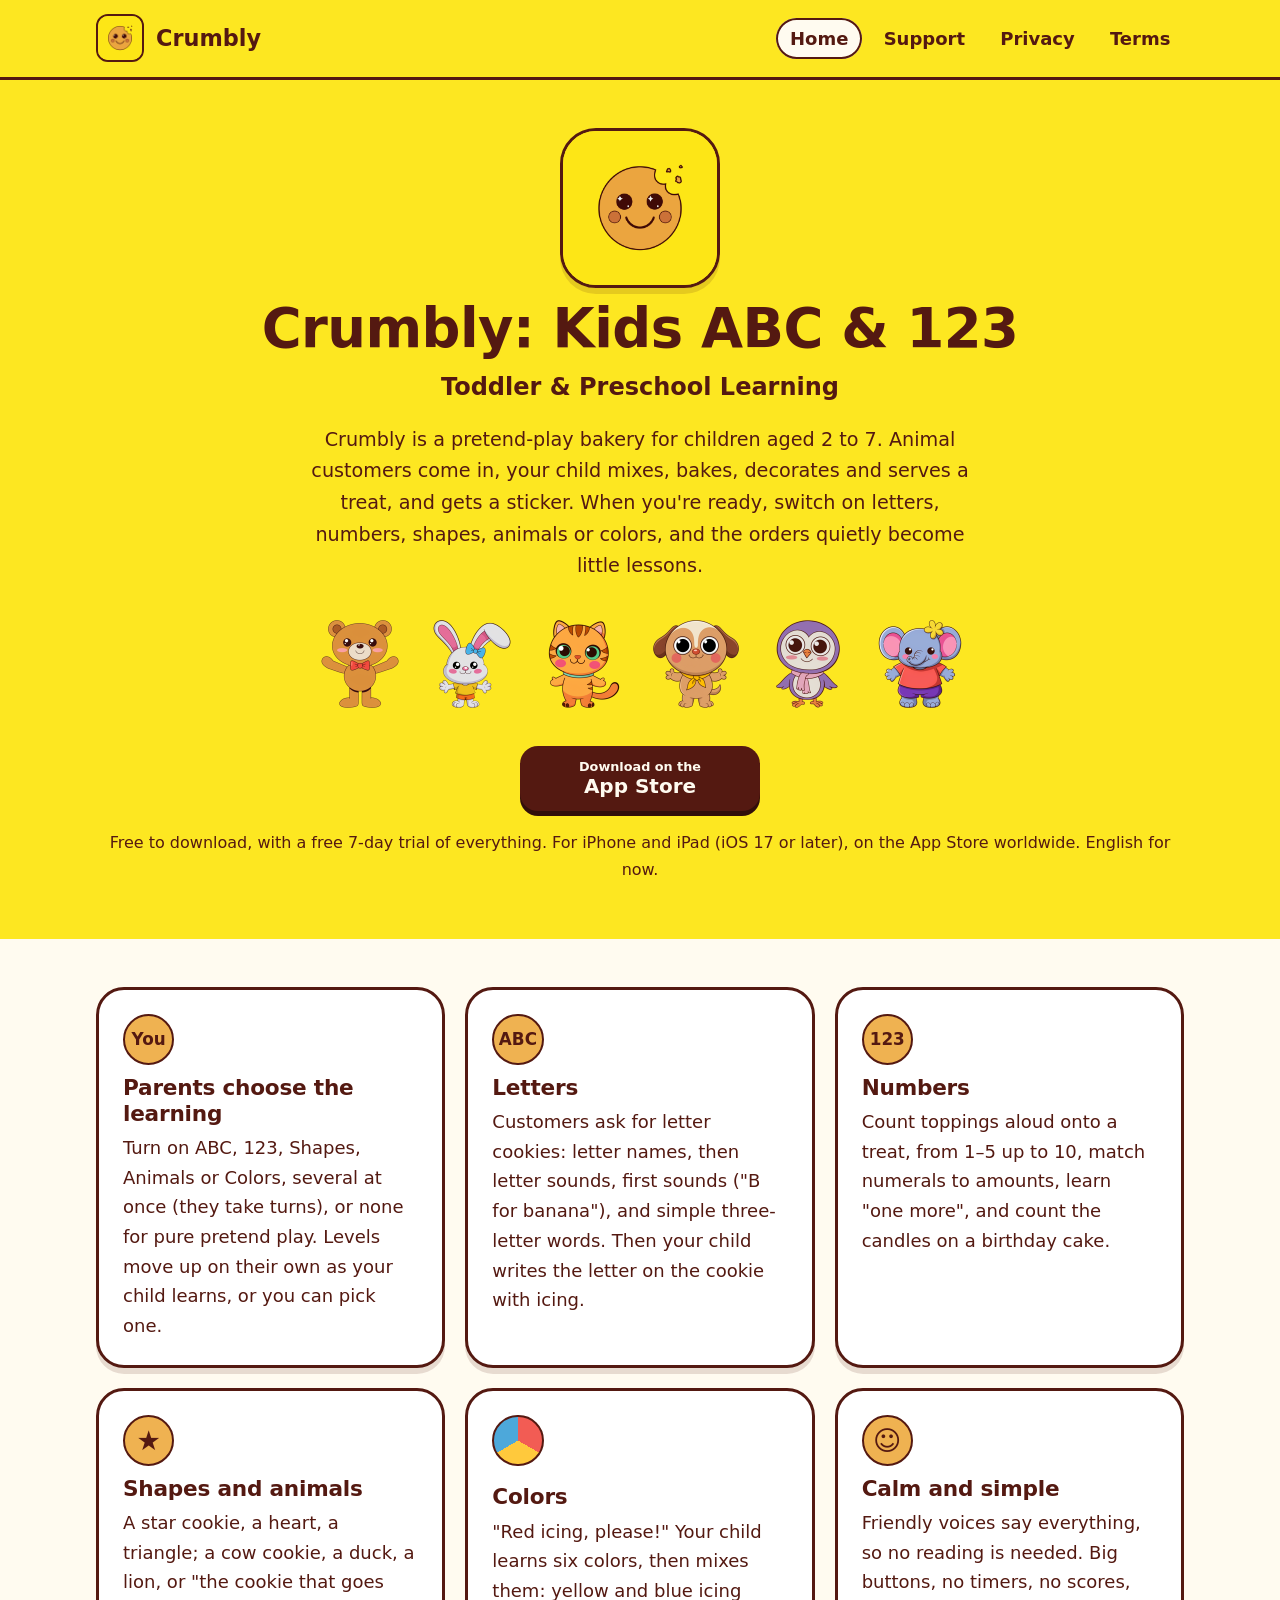
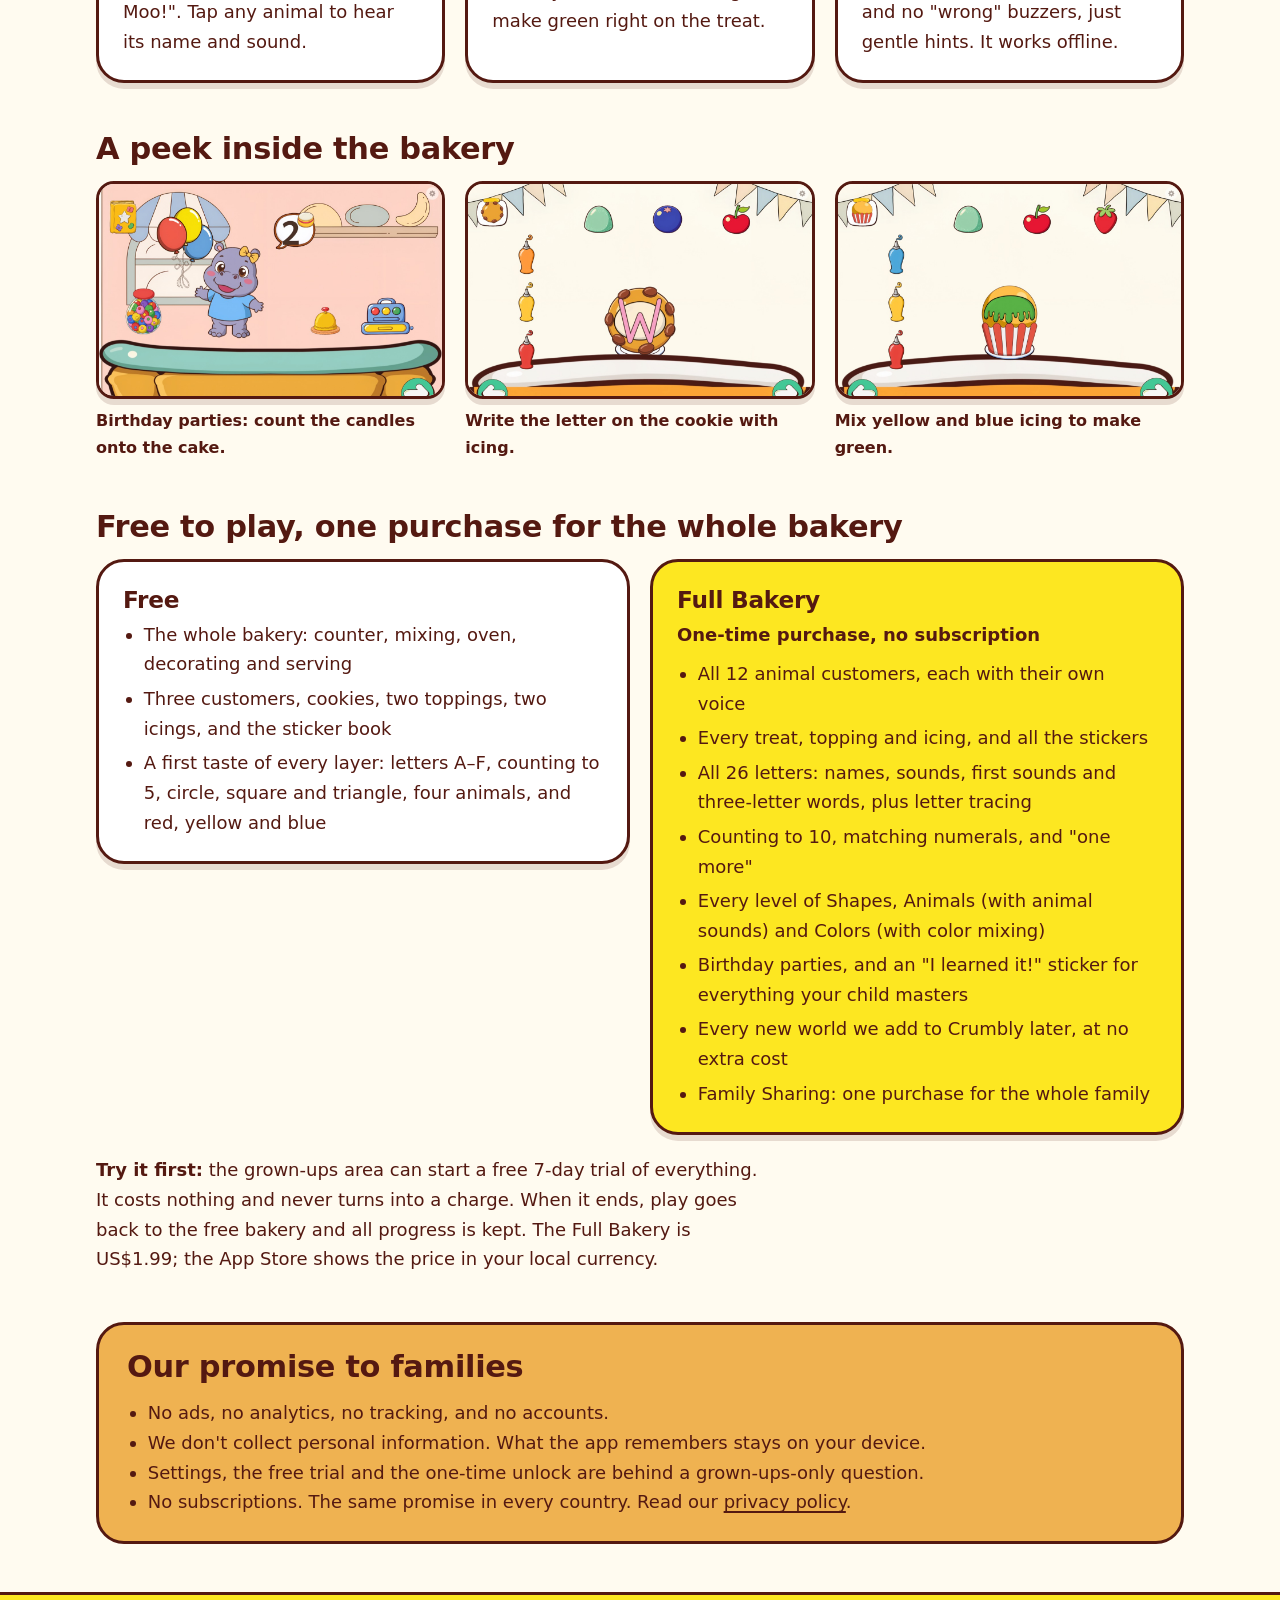
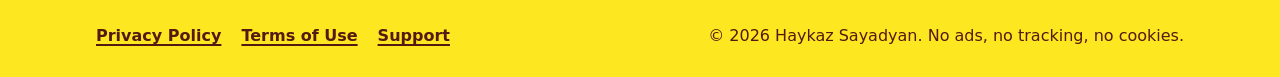
<file: index.html>
<!doctype html>
<html lang="en">
<head>
  <meta charset="utf-8">
  <meta name="viewport" content="width=device-width, initial-scale=1">
  <title>Crumbly: Kids ABC &amp; 123 · Toddler &amp; Preschool Learning</title>
  <meta name="description" content="A calm pretend-play bakery for ages 2–7. Parents can switch on letters, numbers, shapes, animals and colors inside the play. iPhone and iPad. No ads, no tracking, no subscriptions.">
  <link rel="canonical" href="https://playcrumbly.com/">
  <link rel="icon" type="image/png" sizes="32x32" href="assets/favicon-32.png">
  <link rel="apple-touch-icon" sizes="180x180" href="assets/apple-touch-icon.png">
  <meta name="theme-color" content="#FDE721">
  <meta name="apple-itunes-app" content="app-id=6815963108">
  <meta property="og:type" content="website">
  <meta property="og:site_name" content="Crumbly: Kids ABC &amp; 123">
  <meta property="og:title" content="Crumbly: Kids ABC &amp; 123 · Toddler &amp; Preschool Learning">
  <meta property="og:description" content="A calm pretend-play bakery for ages 2–7. Parents can switch on letters, numbers, shapes, animals and colors inside the play. iPhone and iPad. No ads, no tracking, no subscriptions.">
  <meta property="og:url" content="https://playcrumbly.com/">
  <meta property="og:image" content="https://playcrumbly.com/assets/og-image.png">
  <meta property="og:image:width" content="1200">
  <meta property="og:image:height" content="630">
  <meta property="og:image:alt" content="A smiling cookie with a bite taken out, next to the words Crumbly, Kids ABC &amp; 123.">
  <meta name="twitter:card" content="summary_large_image">
  <script type="application/ld+json">
  {
    "@context": "https://schema.org",
    "@graph": [
      {
        "@type": "WebSite",
        "@id": "https://playcrumbly.com/#website",
        "url": "https://playcrumbly.com/",
        "name": "Crumbly: Kids ABC & 123",
        "inLanguage": "en"
      },
      {
        "@type": "MobileApplication",
        "@id": "https://playcrumbly.com/#app",
        "name": "Crumbly: Kids ABC & 123",
        "alternateName": "Crumbly",
        "url": "https://playcrumbly.com/",
        "description": "A calm pretend-play bakery for children aged 2 to 7. Animal customers order treats; your child mixes, bakes, decorates and serves. Parents can switch on letters, numbers, shapes, animals and colors inside the same play. No ads, no tracking, no subscriptions.",
        "image": "https://playcrumbly.com/assets/app-icon.png",
        "screenshot": [
          "https://playcrumbly.com/assets/screens/birthday.jpg",
          "https://playcrumbly.com/assets/screens/tracing.jpg",
          "https://playcrumbly.com/assets/screens/colors.jpg"
        ],
        "operatingSystem": "iOS 17 or later, iPadOS 17 or later",
        "applicationCategory": "EducationalApplication",
        "applicationSubCategory": "Toddler and preschool learning game",
        "typicalAgeRange": "2-7",
        "audience": { "@type": "PeopleAudience", "suggestedMinAge": 2, "suggestedMaxAge": 7 },
        "isAccessibleForFree": true,
        "offers": [
          { "@type": "Offer", "name": "Free bakery", "price": "0", "priceCurrency": "USD" },
          { "@type": "Offer", "name": "Full Bakery, one-time purchase", "price": "1.99", "priceCurrency": "USD" }
        ],
        "installUrl": "https://apps.apple.com/us/app/crumbly-kids-abc-123/id6815963108",
        "sameAs": "https://apps.apple.com/us/app/crumbly-kids-abc-123/id6815963108",
        "author": { "@type": "Person", "name": "Haykaz Sayadyan" },
        "inLanguage": "en"
      }
    ]
  }
  </script>
  <link rel="stylesheet" href="styles.css">
</head>
<body>
  <a class="skip-link" href="#main">Skip to content</a>
  <header class="site-header">
    <div class="wrap">
      <a class="brand" href="index.html">
        <img src="assets/logo.png" alt="" width="48" height="48">
        <span>Crumbly</span>
      </a>
      <nav class="site-nav" aria-label="Main">
        <ul>
        <li><a href="index.html" aria-current="page">Home</a></li>
        <li><a href="support.html">Support</a></li>
        <li><a href="privacy.html">Privacy</a></li>
        <li><a href="terms.html">Terms</a></li>
        </ul>
      </nav>
    </div>
  </header>
  <main id="main">
    <section class="hero">
      <div class="wrap">
        <img class="hero-icon" src="assets/app-icon.png" alt="Crumbly app icon: a smiling cookie with a bite taken out" width="160" height="160">
        <h1>Crumbly: Kids ABC &amp; 123</h1>
        <p class="subtitle">Toddler &amp; Preschool Learning</p>
        <p class="lead">Crumbly is a pretend-play bakery for children aged 2 to 7. Animal customers come in,
          your child mixes, bakes, decorates and serves a treat, and gets a sticker. When you're ready,
          switch on letters, numbers, shapes, animals or colors, and the orders quietly become little
          lessons.</p>
        <ul class="cast" aria-label="Some of the bakery's customers">
          <li><img src="assets/characters/bear.png" alt="Bear" width="100" height="100"></li>
          <li><img src="assets/characters/bunny.png" alt="Bunny" width="100" height="100"></li>
          <li><img src="assets/characters/cat.png" alt="Cat" width="100" height="100"></li>
          <li><img src="assets/characters/dog.png" alt="Dog" width="100" height="100"></li>
          <li><img src="assets/characters/owl.png" alt="Owl" width="100" height="100"></li>
          <li><img src="assets/characters/elephant.png" alt="Elephant" width="100" height="100"></li>
        </ul>
        <!-- Replace with Apple's official "Download on the App Store" badge. -->
        <a class="store-button" href="https://apps.apple.com/us/app/crumbly-kids-abc-123/id6815963108">
          <small>Download on the</small>
          App Store
        </a>
        <p class="fine-print">Free to download, with a free 7-day trial of everything. For iPhone and iPad
          (iOS 17 or later), on the App Store worldwide. English for now.</p>
      </div>
    </section>

    <div class="wrap">
      <ul class="features">
        <li class="feature">
          <span class="badge" aria-hidden="true">You</span>
          <h2>Parents choose the learning</h2>
          <p>Turn on ABC, 123, Shapes, Animals or Colors, several at once (they take turns), or none
            for pure pretend play. Levels move up on their own as your child learns, or you can pick
            one.</p>
        </li>
        <li class="feature">
          <span class="badge" aria-hidden="true">ABC</span>
          <h2>Letters</h2>
          <p>Customers ask for letter cookies: letter names, then letter sounds, first sounds ("B for
            banana"), and simple three-letter words. Then your child writes the letter on the cookie
            with icing.</p>
        </li>
        <li class="feature">
          <span class="badge" aria-hidden="true">123</span>
          <h2>Numbers</h2>
          <p>Count toppings aloud onto a treat, from 1–5 up to 10, match numerals to amounts, learn
            "one more", and count the candles on a birthday cake.</p>
        </li>
        <li class="feature">
          <span class="badge badge-symbol" aria-hidden="true">★</span>
          <h2>Shapes and animals</h2>
          <p>A star cookie, a heart, a triangle; a cow cookie, a duck, a lion, or "the cookie that goes
            Moo!". Tap any animal to hear its name and sound.</p>
        </li>
        <li class="feature">
          <span class="badge badge-colors" aria-hidden="true"></span>
          <h2>Colors</h2>
          <p>"Red icing, please!" Your child learns six colors, then mixes them: yellow and blue icing
            make green right on the treat.</p>
        </li>
        <li class="feature">
          <span class="badge badge-symbol" aria-hidden="true">☺</span>
          <h2>Calm and simple</h2>
          <p>Friendly voices say everything, so no reading is needed. Big buttons, no timers, no scores,
            and no "wrong" buzzers, just gentle hints. It works offline.</p>
        </li>
      </ul>

      <section class="gallery" aria-labelledby="gallery-title">
        <h2 id="gallery-title">A peek inside the bakery</h2>
        <div class="shots">
          <figure>
            <img src="assets/screens/birthday.jpg" alt="A hippo customer with balloons at the bakery counter, asking for a birthday cake" width="1200" height="742" loading="lazy">
            <figcaption>Birthday parties: count the candles onto the cake.</figcaption>
          </figure>
          <figure>
            <img src="assets/screens/tracing.jpg" alt="A cookie with the letter W written on it in icing" width="1200" height="742" loading="lazy">
            <figcaption>Write the letter on the cookie with icing.</figcaption>
          </figure>
          <figure>
            <img src="assets/screens/colors.jpg" alt="A cupcake with green icing, next to red, yellow and blue icing tubes" width="1200" height="742" loading="lazy">
            <figcaption>Mix yellow and blue icing to make green.</figcaption>
          </figure>
        </div>
      </section>

      <section class="plans-section" aria-labelledby="plans-title">
        <h2 id="plans-title">Free to play, one purchase for the whole bakery</h2>
        <div class="plans">
          <div class="plan">
            <h3>Free</h3>
            <ul>
              <li>The whole bakery: counter, mixing, oven, decorating and serving</li>
              <li>Three customers, cookies, two toppings, two icings, and the sticker book</li>
              <li>A first taste of every layer: letters A–F, counting to 5, circle, square and
                triangle, four animals, and red, yellow and blue</li>
            </ul>
          </div>
          <div class="plan plan-full">
            <h3>Full Bakery</h3>
            <p class="price">One-time purchase, no subscription</p>
            <ul>
              <li>All 12 animal customers, each with their own voice</li>
              <li>Every treat, topping and icing, and all the stickers</li>
              <li>All 26 letters: names, sounds, first sounds and three-letter words, plus letter tracing</li>
              <li>Counting to 10, matching numerals, and "one more"</li>
              <li>Every level of Shapes, Animals (with animal sounds) and Colors (with color mixing)</li>
              <li>Birthday parties, and an "I learned it!" sticker for everything your child masters</li>
              <li>Every new world we add to Crumbly later, at no extra cost</li>
              <li>Family Sharing: one purchase for the whole family</li>
            </ul>
          </div>
        </div>
        <p class="plans-note"><strong>Try it first:</strong> the grown-ups area can start a free 7-day trial of
          everything. It costs nothing and never turns into a charge. When it ends, play goes back to the
          free bakery and all progress is kept. The Full Bakery is US$1.99; the App Store shows the price
          in your local currency.</p>
      </section>

      <section class="promise" aria-labelledby="promise-title">
        <h2 id="promise-title">Our promise to families</h2>
        <ul>
          <li>No ads, no analytics, no tracking, and no accounts.</li>
          <li>We don't collect personal information. What the app remembers stays on your device.</li>
          <li>Settings, the free trial and the one-time unlock are behind a grown-ups-only question.</li>
          <li>No subscriptions. The same promise in every country. Read our <a href="privacy.html">privacy policy</a>.</li>
        </ul>
      </section>
    </div>
  </main>
  <footer class="site-footer">
    <div class="wrap">
      <nav aria-label="Footer">
        <ul>
          <li><a href="privacy.html">Privacy Policy</a></li>
          <li><a href="terms.html">Terms of Use</a></li>
          <li><a href="support.html">Support</a></li>
        </ul>
      </nav>
      <p>&copy; 2026 Haykaz Sayadyan. No ads, no tracking, no cookies.</p>
    </div>
  </footer>
</body>
</html>
</file>
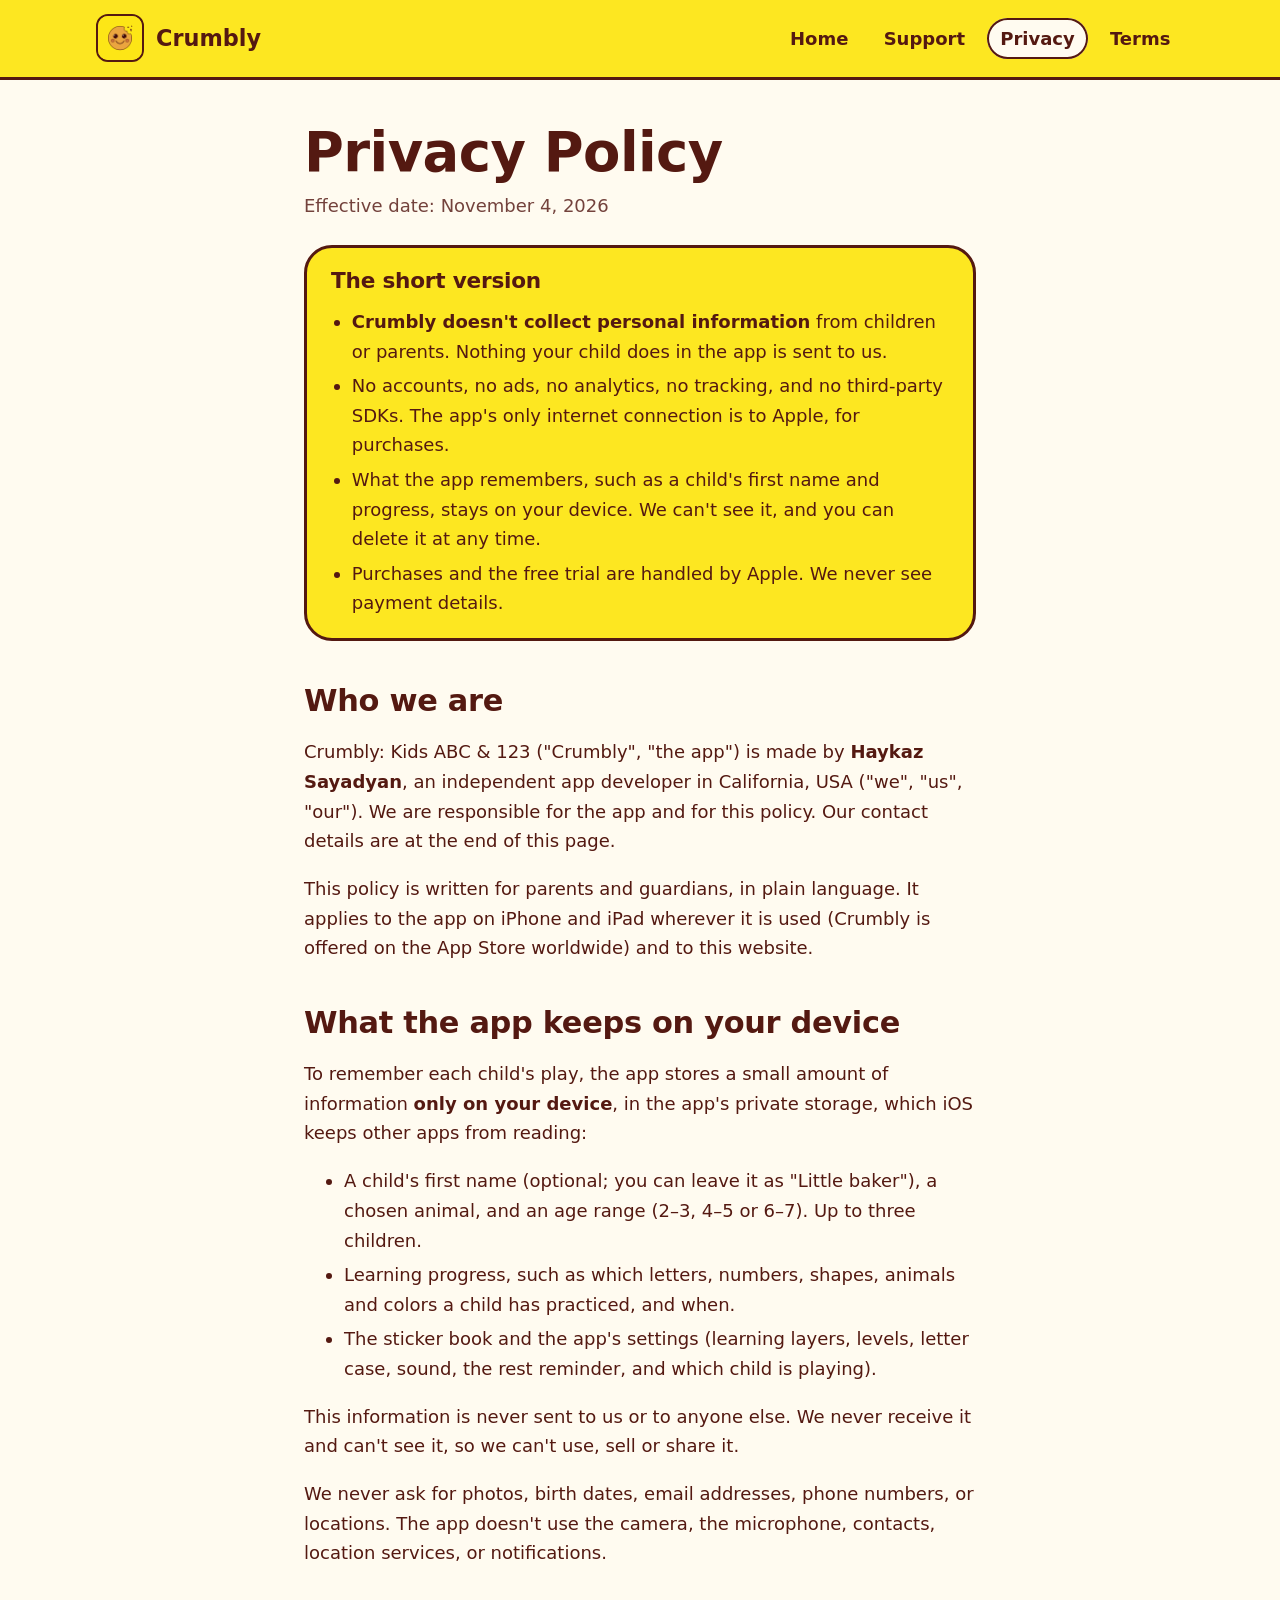
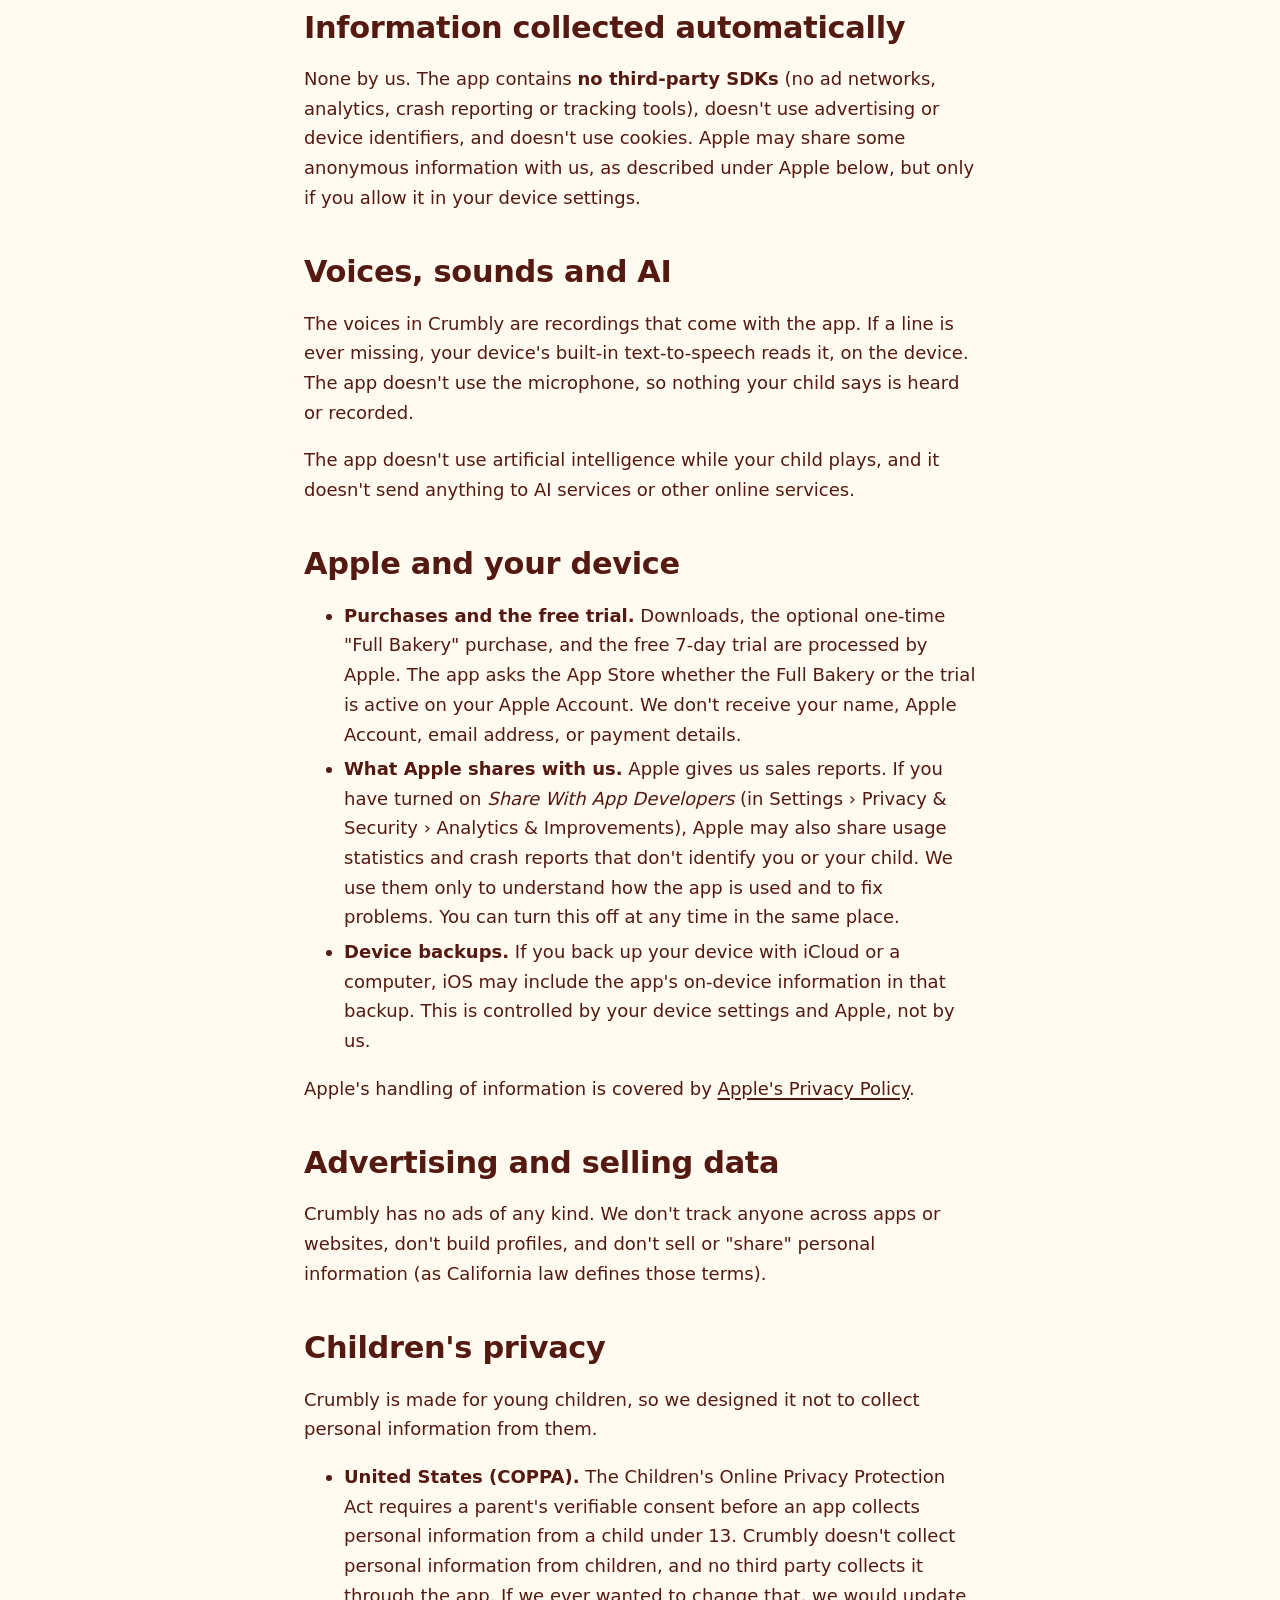
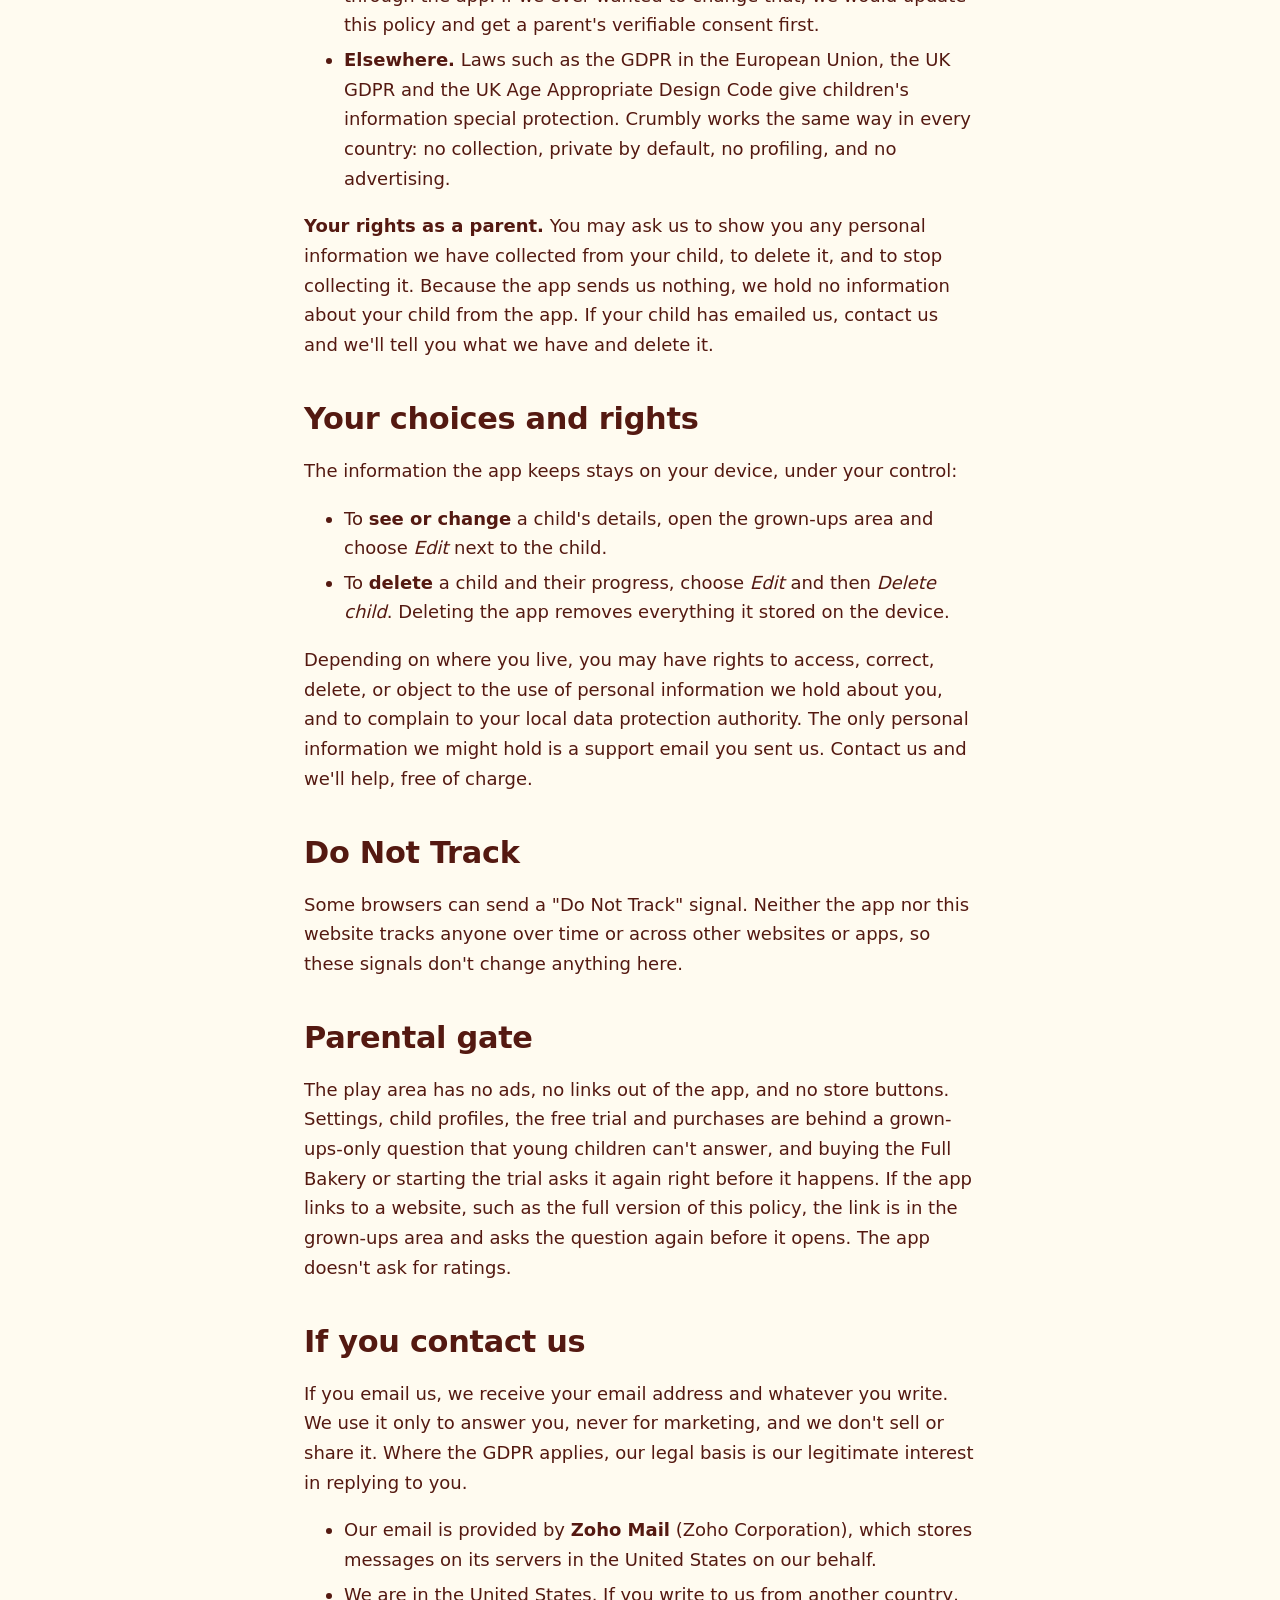
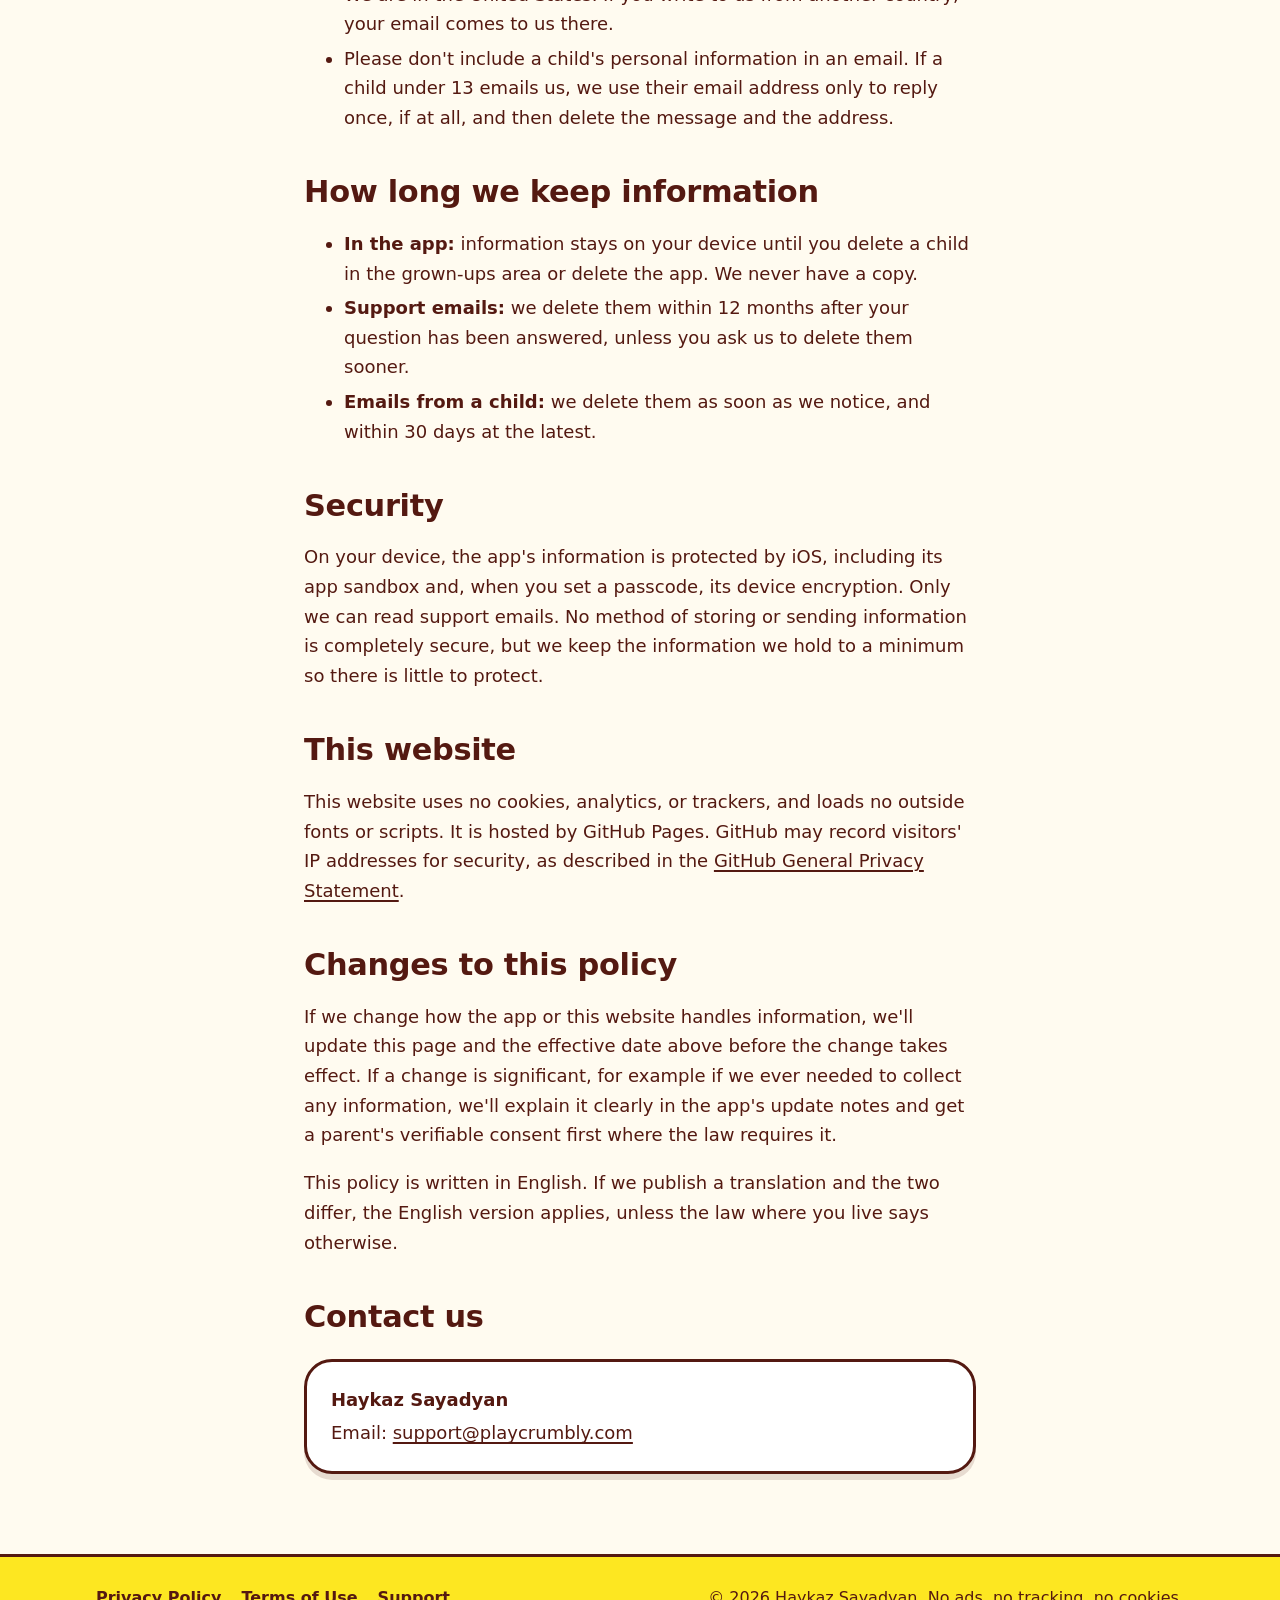
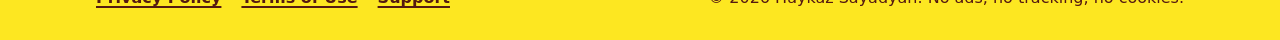
<file: privacy.html>
<!doctype html>
<html lang="en">
<head>
  <meta charset="utf-8">
  <meta name="viewport" content="width=device-width, initial-scale=1">
  <title>Privacy Policy · Crumbly: Kids ABC &amp; 123</title>
  <meta name="description" content="Crumbly doesn't collect personal information: no accounts, ads, analytics, tracking or third-party SDKs. What the app keeps stays on your device. Read how it handles children's privacy.">
  <link rel="canonical" href="https://playcrumbly.com/privacy.html">
  <link rel="icon" type="image/png" sizes="32x32" href="assets/favicon-32.png">
  <link rel="apple-touch-icon" sizes="180x180" href="assets/apple-touch-icon.png">
  <meta name="theme-color" content="#FDE721">
  <meta name="apple-itunes-app" content="app-id=6815963108">
  <meta property="og:type" content="website">
  <meta property="og:site_name" content="Crumbly: Kids ABC &amp; 123">
  <meta property="og:title" content="Privacy Policy · Crumbly: Kids ABC &amp; 123">
  <meta property="og:description" content="Crumbly doesn't collect personal information: no accounts, ads, analytics, tracking or third-party SDKs. What the app keeps stays on your device. Read how it handles children's privacy.">
  <meta property="og:url" content="https://playcrumbly.com/privacy.html">
  <meta property="og:image" content="https://playcrumbly.com/assets/og-image.png">
  <meta property="og:image:width" content="1200">
  <meta property="og:image:height" content="630">
  <meta property="og:image:alt" content="A smiling cookie with a bite taken out, next to the words Crumbly, Kids ABC &amp; 123.">
  <meta name="twitter:card" content="summary_large_image">
  <link rel="stylesheet" href="styles.css">
</head>
<body>
  <a class="skip-link" href="#main">Skip to content</a>
  <header class="site-header">
    <div class="wrap">
      <a class="brand" href="index.html">
        <img src="assets/logo.png" alt="" width="48" height="48">
        <span>Crumbly</span>
      </a>
      <nav class="site-nav" aria-label="Main">
        <ul>
        <li><a href="index.html">Home</a></li>
        <li><a href="support.html">Support</a></li>
        <li><a href="privacy.html" aria-current="page">Privacy</a></li>
        <li><a href="terms.html">Terms</a></li>
        </ul>
      </nav>
    </div>
  </header>
  <main id="main" class="page">
    <div class="wrap prose">
      <h1>Privacy Policy</h1>
      <p class="meta">Effective date: November 4, 2026</p>

      <section class="summary" aria-labelledby="short-version">
        <h2 id="short-version">The short version</h2>
        <ul>
          <li><strong>Crumbly doesn't collect personal information</strong> from children or parents.
            Nothing your child does in the app is sent to us.</li>
          <li>No accounts, no ads, no analytics, no tracking, and no third-party SDKs. The app's only
            internet connection is to Apple, for purchases.</li>
          <li>What the app remembers, such as a child's first name and progress, stays on your device.
            We can't see it, and you can delete it at any time.</li>
          <li>Purchases and the free trial are handled by Apple. We never see payment details.</li>
        </ul>
      </section>

      <h2>Who we are</h2>
      <p>Crumbly: Kids ABC &amp; 123 ("Crumbly", "the app") is made by <strong>Haykaz Sayadyan</strong>,
        an independent app developer in California, USA ("we", "us", "our"). We are responsible for the app and for this policy. Our contact details are at the
        end of this page.</p>
      <p>This policy is written for parents and guardians, in plain language. It applies to the app on
        iPhone and iPad wherever it is used (Crumbly is offered on the App Store worldwide) and to this
        website.</p>

      <h2>What the app keeps on your device</h2>
      <p>To remember each child's play, the app stores a small amount of information <strong>only on
        your device</strong>, in the app's private storage, which iOS keeps other apps from reading:</p>
      <ul>
        <li>A child's first name (optional; you can leave it as "Little baker"), a chosen animal, and an
          age range (2–3, 4–5 or 6–7). Up to three children.</li>
        <li>Learning progress, such as which letters, numbers, shapes, animals and colors a child has
          practiced, and when.</li>
        <li>The sticker book and the app's settings (learning layers, levels, letter case, sound, the
          rest reminder, and which child is playing).</li>
      </ul>
      <p>This information is never sent to us or to anyone else. We never receive it and can't see it,
        so we can't use, sell or share it.</p>
      <p>We never ask for photos, birth dates, email addresses, phone numbers, or locations. The app
        doesn't use the camera, the microphone, contacts, location services, or notifications.</p>

      <h2>Information collected automatically</h2>
      <p>None by us. The app contains <strong>no third-party SDKs</strong> (no ad networks, analytics,
        crash reporting or tracking tools), doesn't use advertising or device identifiers, and doesn't
        use cookies. Apple may share some anonymous information with us, as described under Apple below,
        but only if you allow it in your device settings.</p>

      <h2>Voices, sounds and AI</h2>
      <p>The voices in Crumbly are recordings that come with the app. If a line is ever missing, your
        device's built-in text-to-speech reads it, on the device. The app doesn't use the microphone, so
        nothing your child says is heard or recorded.</p>
      <p>The app doesn't use artificial intelligence while your child plays, and it doesn't send
        anything to AI services or other online services.</p>

      <h2>Apple and your device</h2>
      <ul>
        <li><strong>Purchases and the free trial.</strong> Downloads, the optional one-time
          "Full Bakery" purchase, and the free 7-day trial are processed by Apple. The app asks the App
          Store whether the Full Bakery or the trial is active on your Apple Account. We don't receive
          your name, Apple Account, email address, or payment details.</li>
        <li><strong>What Apple shares with us.</strong> Apple gives us sales reports. If you have turned
          on <em>Share With App Developers</em> (in Settings › Privacy &amp; Security › Analytics &amp;
          Improvements), Apple may also share usage statistics and crash reports that don't identify you
          or your child. We use them only to understand how the app is used and to fix problems. You can
          turn this off at any time in the same place.</li>
        <li><strong>Device backups.</strong> If you back up your device with iCloud or a computer, iOS
          may include the app's on-device information in that backup. This is controlled by your
          device settings and Apple, not by us.</li>
      </ul>
      <p>Apple's handling of information is covered by
        <a href="https://www.apple.com/legal/privacy/">Apple's Privacy Policy</a>.</p>

      <h2>Advertising and selling data</h2>
      <p>Crumbly has no ads of any kind. We don't track anyone across apps or websites, don't build
        profiles, and don't sell or "share" personal information (as California law defines those
        terms).</p>

      <h2>Children's privacy</h2>
      <p>Crumbly is made for young children, so we designed it not to collect personal information
        from them.</p>
      <ul>
        <li><strong>United States (COPPA).</strong> The Children's Online Privacy Protection Act requires
          a parent's verifiable consent before an app collects personal information from a child under
          13. Crumbly doesn't collect personal information from children, and no third party collects it
          through the app. If we ever wanted to change that, we would update this policy and get a
          parent's verifiable consent first.</li>
        <li><strong>Elsewhere.</strong> Laws such as the GDPR in the European Union, the UK GDPR and the UK
          Age Appropriate Design Code give children's information special protection. Crumbly works the
          same way in every country: no collection, private by default, no profiling, and no
          advertising.</li>
      </ul>
      <p><strong>Your rights as a parent.</strong> You may ask us to show you any personal information we
        have collected from your child, to delete it, and to stop collecting it. Because the app sends us
        nothing, we hold no information about your child from the app. If your child has emailed us,
        contact us and we'll tell you what we have and delete it.</p>

      <h2>Your choices and rights</h2>
      <p>The information the app keeps stays on your device, under your control:</p>
      <ul>
        <li>To <strong>see or change</strong> a child's details, open the grown-ups area and choose
          <em>Edit</em> next to the child.</li>
        <li>To <strong>delete</strong> a child and their progress, choose <em>Edit</em> and then
          <em>Delete child</em>. Deleting the app removes everything it stored on the device.</li>
      </ul>
      <p>Depending on where you live, you may have rights to access, correct, delete, or object to the
        use of personal information we hold about you, and to complain to your local data protection
        authority. The only personal information we might hold is a support email you sent us. Contact us
        and we'll help, free of charge.</p>

      <h2>Do Not Track</h2>
      <p>Some browsers can send a "Do Not Track" signal. Neither the app nor this website tracks anyone
        over time or across other websites or apps, so these signals don't change anything here.</p>

      <h2>Parental gate</h2>
      <p>The play area has no ads, no links out of the app, and no store buttons. Settings, child
        profiles, the free trial and purchases are behind a grown-ups-only question that young children
        can't answer, and buying the Full Bakery or starting the trial asks it again right before it
        happens. If the app links to a website, such as the full version of this policy, the link is in the
        grown-ups area and asks the question again before it opens. The app doesn't ask for ratings.</p>

      <h2>If you contact us</h2>
      <p>If you email us, we receive your email address and whatever you write. We use it only to answer
        you, never for marketing, and we don't sell or share it. Where the GDPR applies, our legal basis
        is our legitimate interest in replying to you.</p>
      <ul>
        <li>Our email is provided by <strong>Zoho Mail</strong> (Zoho Corporation), which stores messages
          on its servers in the United States on our behalf.</li>
        <li>We are in the United States. If you write to us from another country, your email comes to us
          there.</li>
        <li>Please don't include a child's personal information in an email. If a child under 13 emails
          us, we use their email address only to reply once, if at all, and then delete the message and
          the address.</li>
      </ul>

      <h2>How long we keep information</h2>
      <ul>
        <li><strong>In the app:</strong> information stays on your device until you delete a child in the
          grown-ups area or delete the app. We never have a copy.</li>
        <li><strong>Support emails:</strong> we delete them within 12 months after your question has been
          answered, unless you ask us to delete them sooner.</li>
        <li><strong>Emails from a child:</strong> we delete them as soon as we notice, and within 30 days
          at the latest.</li>
      </ul>

      <h2>Security</h2>
      <p>On your device, the app's information is protected by iOS, including its app sandbox and, when
        you set a passcode, its device encryption. Only we can read support emails. No method of storing
        or sending information is completely secure, but we keep the information we hold to a minimum so
        there is little to protect.</p>

      <h2>This website</h2>
      <p>This website uses no cookies, analytics, or trackers, and loads no outside fonts or scripts.
        It is hosted by GitHub Pages. GitHub may record visitors' IP addresses for security, as
        described in the <a href="https://docs.github.com/en/site-policy/privacy-policies/github-general-privacy-statement">GitHub
        General Privacy Statement</a>.</p>

      <h2>Changes to this policy</h2>
      <p>If we change how the app or this website handles information, we'll update this page and the
        effective date above before the change takes effect. If a change is significant, for example if
        we ever needed to collect any information, we'll explain it clearly in the app's update notes and
        get a parent's verifiable consent first where the law requires it.</p>
      <p>This policy is written in English. If we publish a translation and the two differ, the English
        version applies, unless the law where you live says otherwise.</p>

      <h2>Contact us</h2>
      <div class="contact-card">
        <p><strong>Haykaz Sayadyan</strong></p>
        <p>Email: <a href="mailto:support@playcrumbly.com">support@playcrumbly.com</a></p>
      </div>
    </div>
  </main>
  <footer class="site-footer">
    <div class="wrap">
      <nav aria-label="Footer">
        <ul>
          <li><a href="privacy.html">Privacy Policy</a></li>
          <li><a href="terms.html">Terms of Use</a></li>
          <li><a href="support.html">Support</a></li>
        </ul>
      </nav>
      <p>&copy; 2026 Haykaz Sayadyan. No ads, no tracking, no cookies.</p>
    </div>
  </footer>
</body>
</html>
</file>
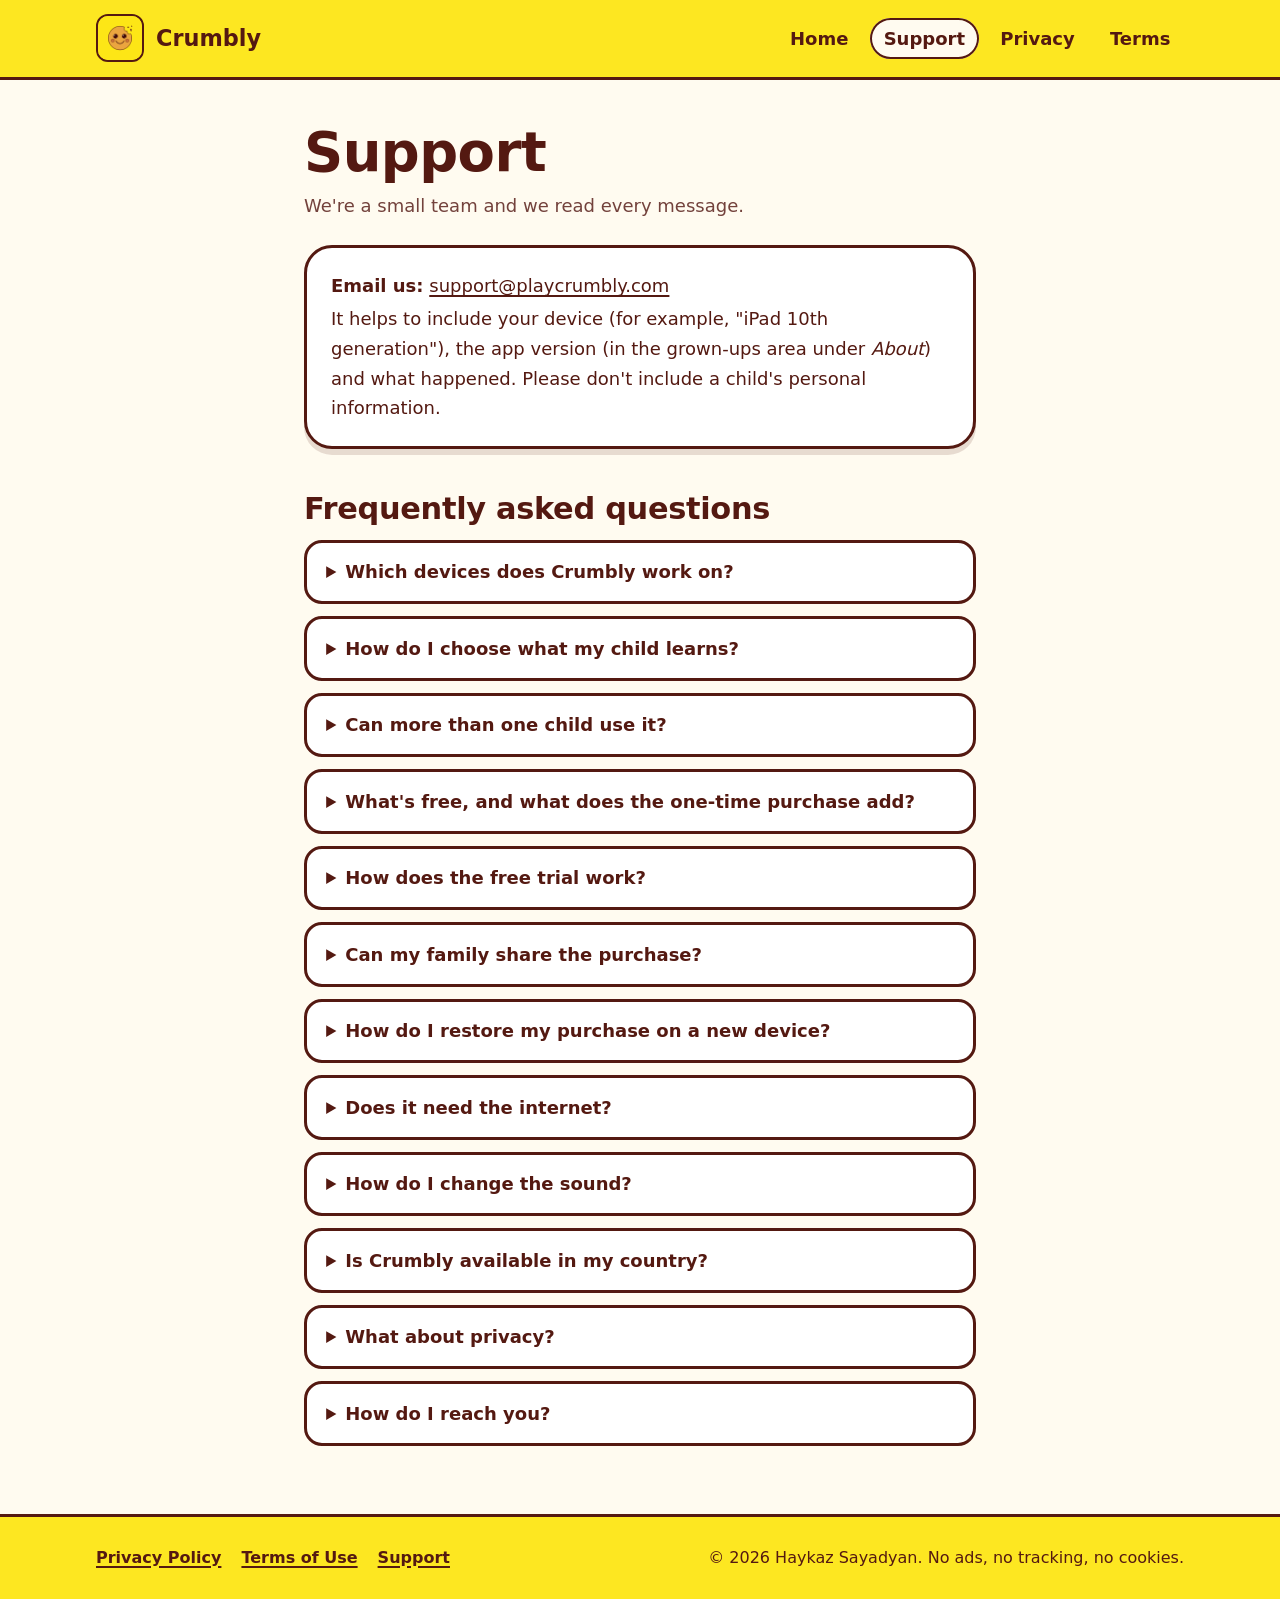
<file: support.html>
<!doctype html>
<html lang="en">
<head>
  <meta charset="utf-8">
  <meta name="viewport" content="width=device-width, initial-scale=1">
  <title>Support · Crumbly: Kids ABC &amp; 123</title>
  <meta name="description" content="Help for Crumbly: supported devices, choosing learning layers, the free trial, restoring a purchase, and how to contact us.">
  <link rel="canonical" href="https://playcrumbly.com/support.html">
  <link rel="icon" type="image/png" sizes="32x32" href="assets/favicon-32.png">
  <link rel="apple-touch-icon" sizes="180x180" href="assets/apple-touch-icon.png">
  <meta name="theme-color" content="#FDE721">
  <meta name="apple-itunes-app" content="app-id=6815963108">
  <meta property="og:type" content="website">
  <meta property="og:site_name" content="Crumbly: Kids ABC &amp; 123">
  <meta property="og:title" content="Support · Crumbly: Kids ABC &amp; 123">
  <meta property="og:description" content="Help for Crumbly: supported devices, choosing learning layers, the free trial, restoring a purchase, and how to contact us.">
  <meta property="og:url" content="https://playcrumbly.com/support.html">
  <meta property="og:image" content="https://playcrumbly.com/assets/og-image.png">
  <meta property="og:image:width" content="1200">
  <meta property="og:image:height" content="630">
  <meta property="og:image:alt" content="A smiling cookie with a bite taken out, next to the words Crumbly, Kids ABC &amp; 123.">
  <meta name="twitter:card" content="summary_large_image">
  <link rel="stylesheet" href="styles.css">
</head>
<body>
  <a class="skip-link" href="#main">Skip to content</a>
  <header class="site-header">
    <div class="wrap">
      <a class="brand" href="index.html">
        <img src="assets/logo.png" alt="" width="48" height="48">
        <span>Crumbly</span>
      </a>
      <nav class="site-nav" aria-label="Main">
        <ul>
        <li><a href="index.html">Home</a></li>
        <li><a href="support.html" aria-current="page">Support</a></li>
        <li><a href="privacy.html">Privacy</a></li>
        <li><a href="terms.html">Terms</a></li>
        </ul>
      </nav>
    </div>
  </header>
  <main id="main" class="page">
    <div class="wrap prose">
      <h1>Support</h1>
      <p class="meta">We're a small team and we read every message.</p>

      <div class="contact-card">
        <p><strong>Email us:</strong> <a href="mailto:support@playcrumbly.com?subject=Crumbly%20support">support@playcrumbly.com</a></p>
        <p>It helps to include your device (for example, "iPad 10th generation"), the app version (in
          the grown-ups area under <em>About</em>) and what happened. Please don't include a child's
          personal information.</p>
      </div>

      <h2>Frequently asked questions</h2>
      <div class="faq">
        <details>
          <summary>Which devices does Crumbly work on?</summary>
          <div>
            <p>iPhone and iPad with iOS or iPadOS 17 or later. Crumbly is made for iPad first and
              plays in landscape (sideways).</p>
          </div>
        </details>
        <details>
          <summary>How do I choose what my child learns?</summary>
          <div>
            <p>Tap the small gear in the top corner and answer the grown-ups question. Under
              <em>Learning</em>, turn on <strong>ABC</strong>, <strong>123</strong>,
              <strong>Shapes</strong>, <strong>Animals</strong> or <strong>Colors</strong>. With more
              than one on, they take turns. Turn them all off for pretend play only.</p>
            <p>Each layer's level is set to <em>Auto</em>, which moves up as your child masters it. You
              can also pick a level yourself. Your child's progress is shown under
              <em>Progress</em>.</p>
          </div>
        </details>
        <details>
          <summary>Can more than one child use it?</summary>
          <div>
            <p>Yes. Add up to three children in the grown-ups area. Each child has their own learning
              progress and sticker book.</p>
          </div>
        </details>
        <details>
          <summary>What's free, and what does the one-time purchase add?</summary>
          <div>
            <p>Free: the whole bakery (counter, mixing, oven, decorating and serving), three customers,
              the sticker book, and a first taste of every layer: letters A–F, counting to 5, circle,
              square and triangle, four animals, and red, yellow and blue.</p>
            <p>The one-time <strong>Full Bakery</strong> purchase adds all 12 customers, every treat,
              topping, icing and sticker, every level of ABC, 123, Shapes, Animals and Colors, letter
              tracing, birthday parties, and "I learned it!" stickers. It also includes every new
              world we add to Crumbly later, at no extra cost. It's US$1.99; the App Store shows the
              price in your local currency. There are no subscriptions and no ads.</p>
          </div>
        </details>
        <details>
          <summary>How does the free trial work?</summary>
          <div>
            <p>In the grown-ups area, under <em>Full Bakery</em>, tap <em>Try everything free for 7
              days</em>. The trial unlocks everything for 7 days and costs nothing. It never turns into
              a charge: when it ends, play goes back to the free bakery and all progress is kept. Each
              Apple Account can take the trial once.</p>
          </div>
        </details>
        <details>
          <summary>Can my family share the purchase?</summary>
          <div>
            <p>Yes. The Full Bakery works with Apple's Family Sharing, so everyone in your family group
              gets it with one purchase. On another device, use <em>Restore purchases</em> if it
              doesn't unlock by itself.</p>
          </div>
        </details>
        <details>
          <summary>How do I restore my purchase on a new device?</summary>
          <div>
            <p>Open the grown-ups area, scroll to <em>Full Bakery</em>, and tap <em>Restore
              purchases</em>. Use the same Apple Account you bought it with.</p>
          </div>
        </details>
        <details>
          <summary>Does it need the internet?</summary>
          <div>
            <p>No. Crumbly plays offline. Only the App Store parts (buying or restoring the Full Bakery,
              and the free trial) connect, and only to Apple.</p>
          </div>
        </details>
        <details>
          <summary>How do I change the sound?</summary>
          <div>
            <p>In the grown-ups area under <em>Sound</em> you can set music and sound-effect volumes and
              turn the voice on or off. Crumbly also follows your device's silent switch.</p>
          </div>
        </details>
        <details>
          <summary>Is Crumbly available in my country?</summary>
          <div>
            <p>Crumbly is offered on the App Store worldwide, wherever Apple makes it available. It's
              in English for now, and it works the same everywhere: no ads, no tracking, and no data
              collection in any country.</p>
          </div>
        </details>
        <details>
          <summary>What about privacy?</summary>
          <div>
            <p>Crumbly collects no personal information: no accounts, ads, analytics, tracking or crash
              reporting. What the app remembers stays on your device. Read the full
              <a href="privacy.html">privacy policy</a>.</p>
          </div>
        </details>
        <details>
          <summary>How do I reach you?</summary>
          <div>
            <p>Email <a href="mailto:support@playcrumbly.com?subject=Crumbly%20support">support@playcrumbly.com</a>. We usually reply
              within a few days.</p>
          </div>
        </details>
      </div>
    </div>
  </main>
  <footer class="site-footer">
    <div class="wrap">
      <nav aria-label="Footer">
        <ul>
          <li><a href="privacy.html">Privacy Policy</a></li>
          <li><a href="terms.html">Terms of Use</a></li>
          <li><a href="support.html">Support</a></li>
        </ul>
      </nav>
      <p>&copy; 2026 Haykaz Sayadyan. No ads, no tracking, no cookies.</p>
    </div>
  </footer>
</body>
</html>
</file>
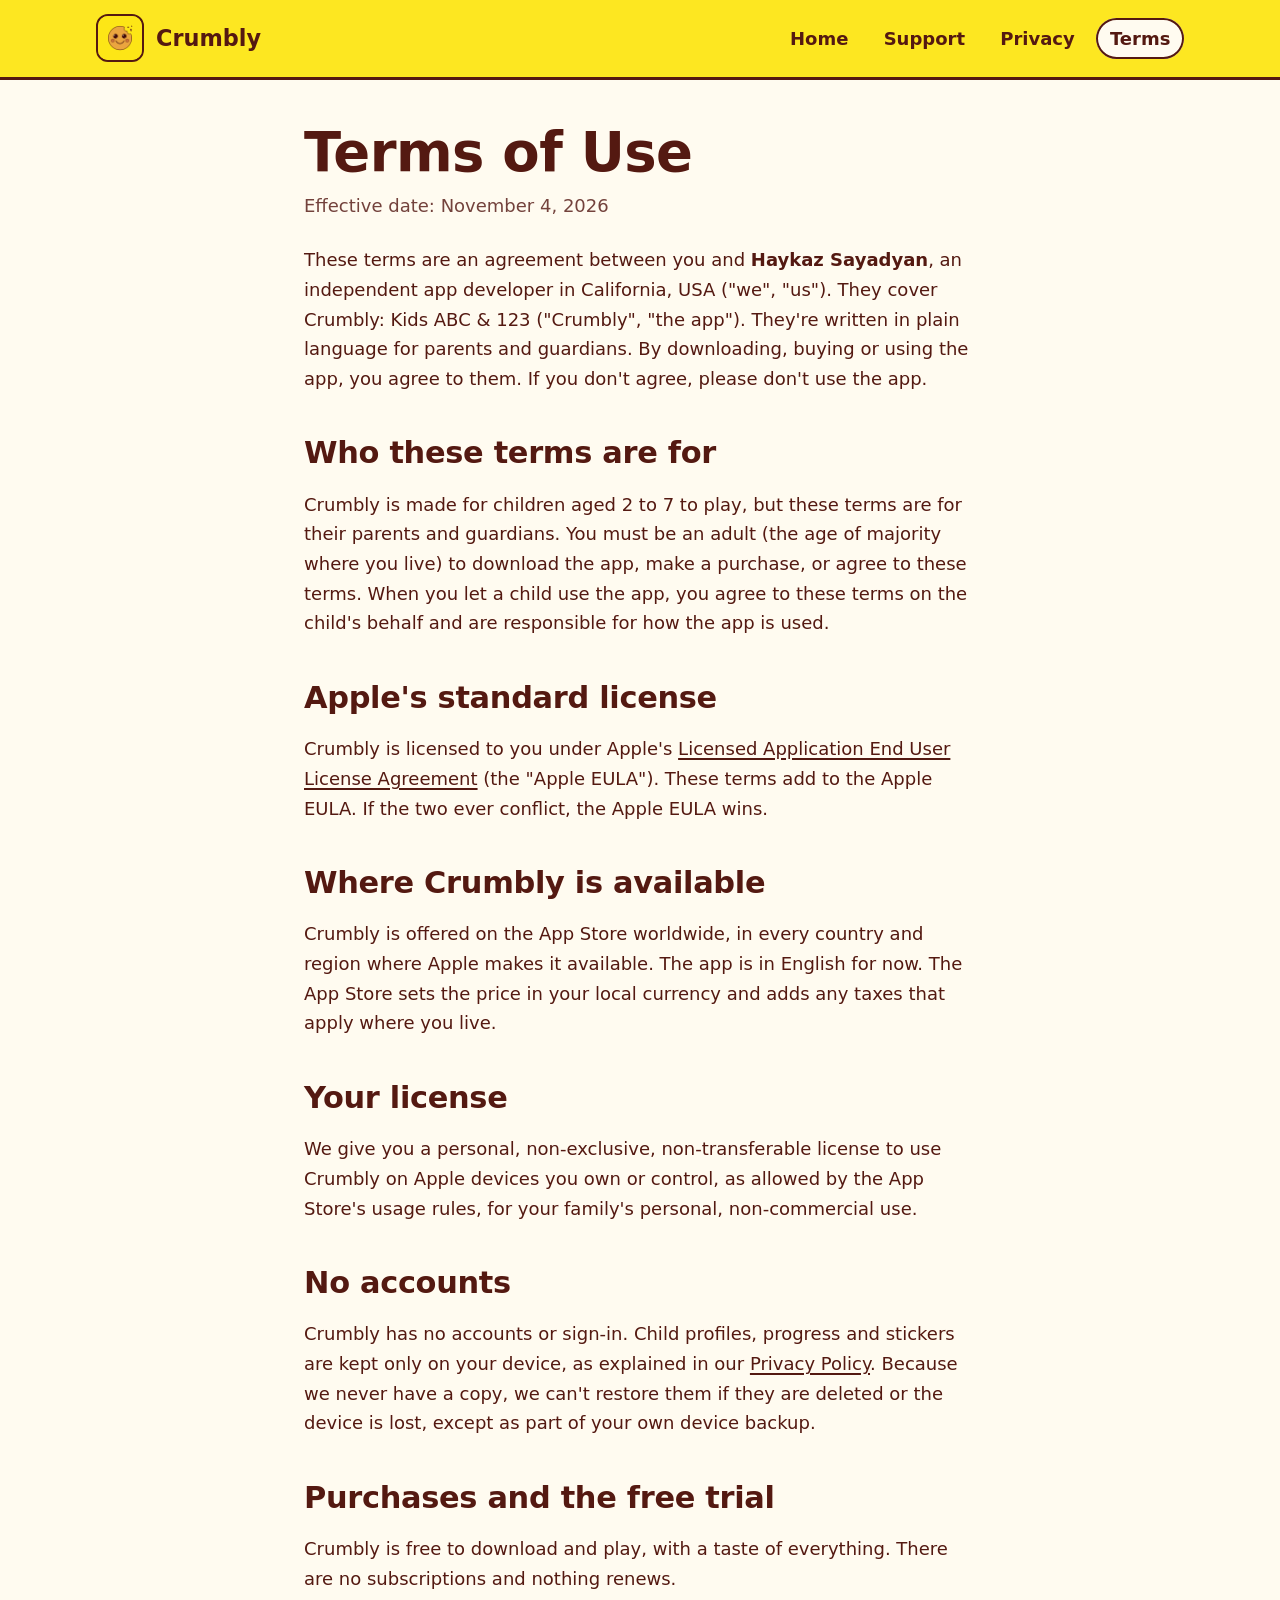
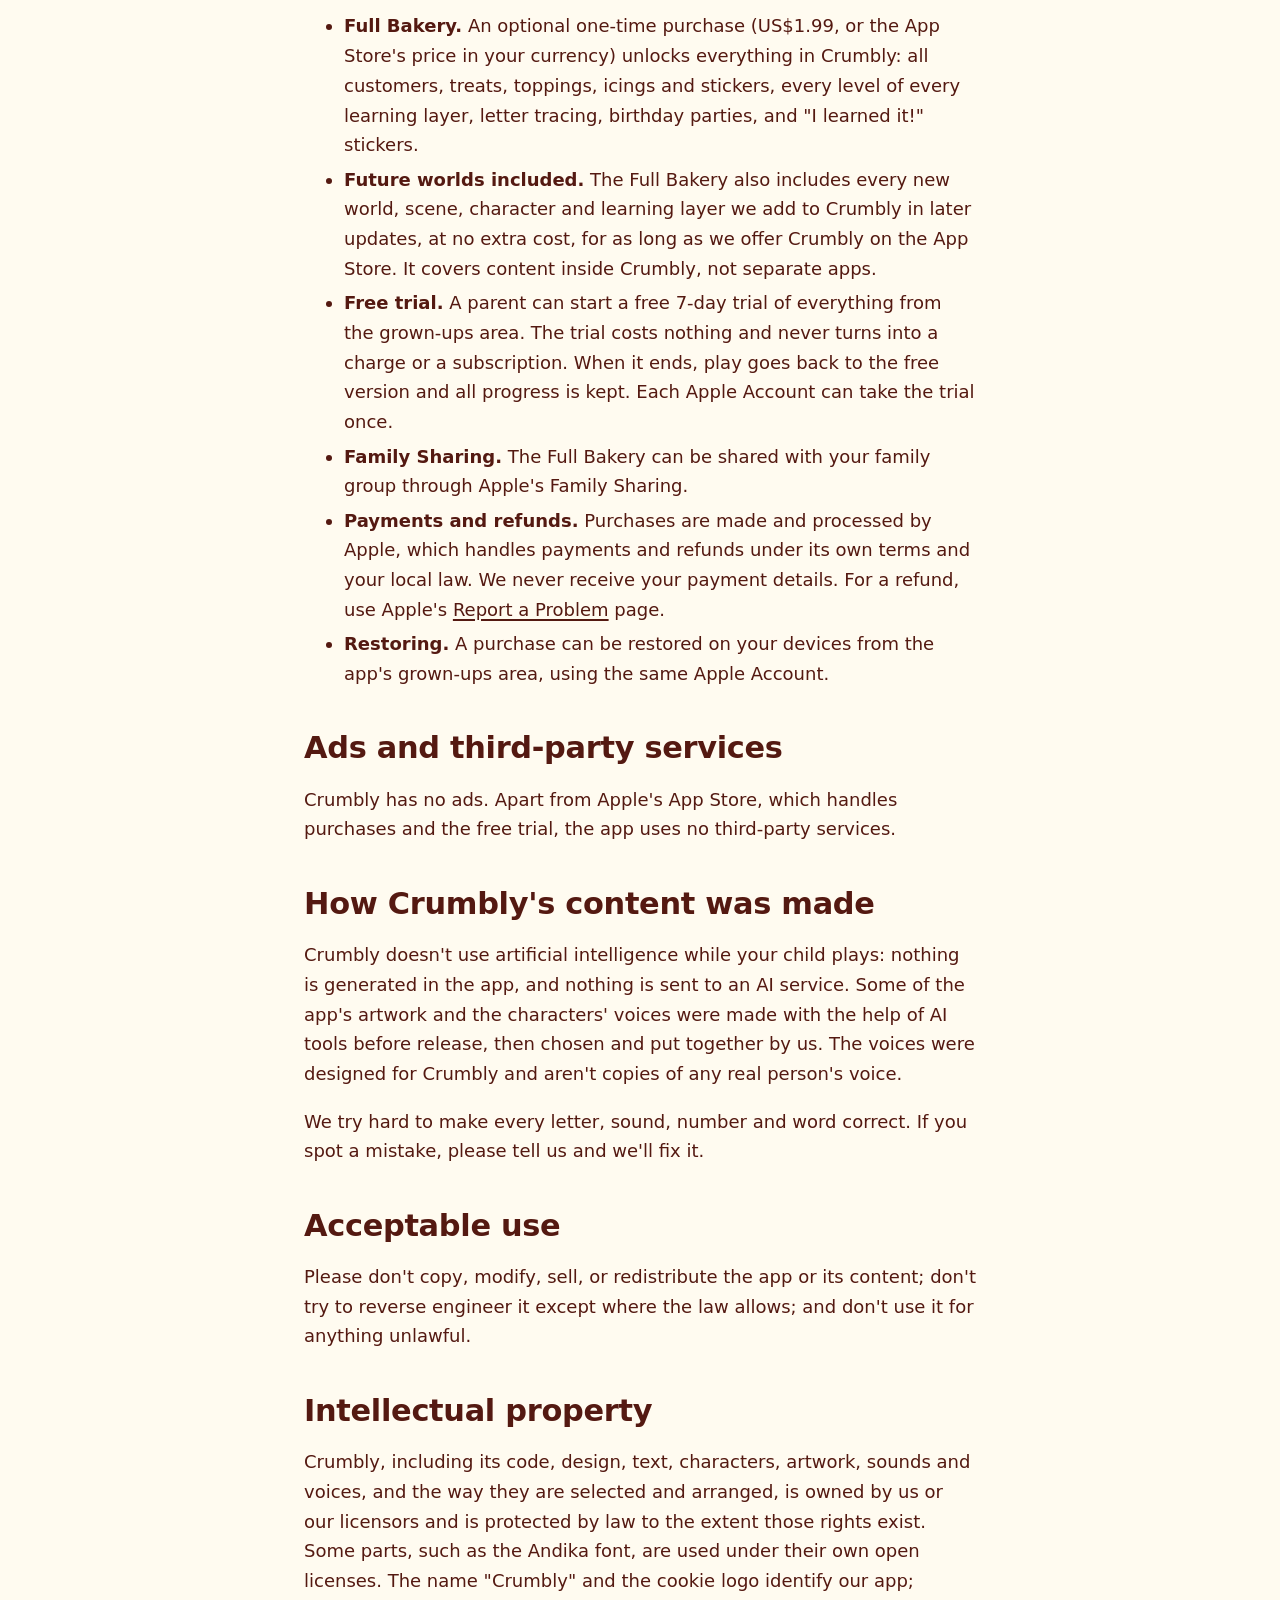
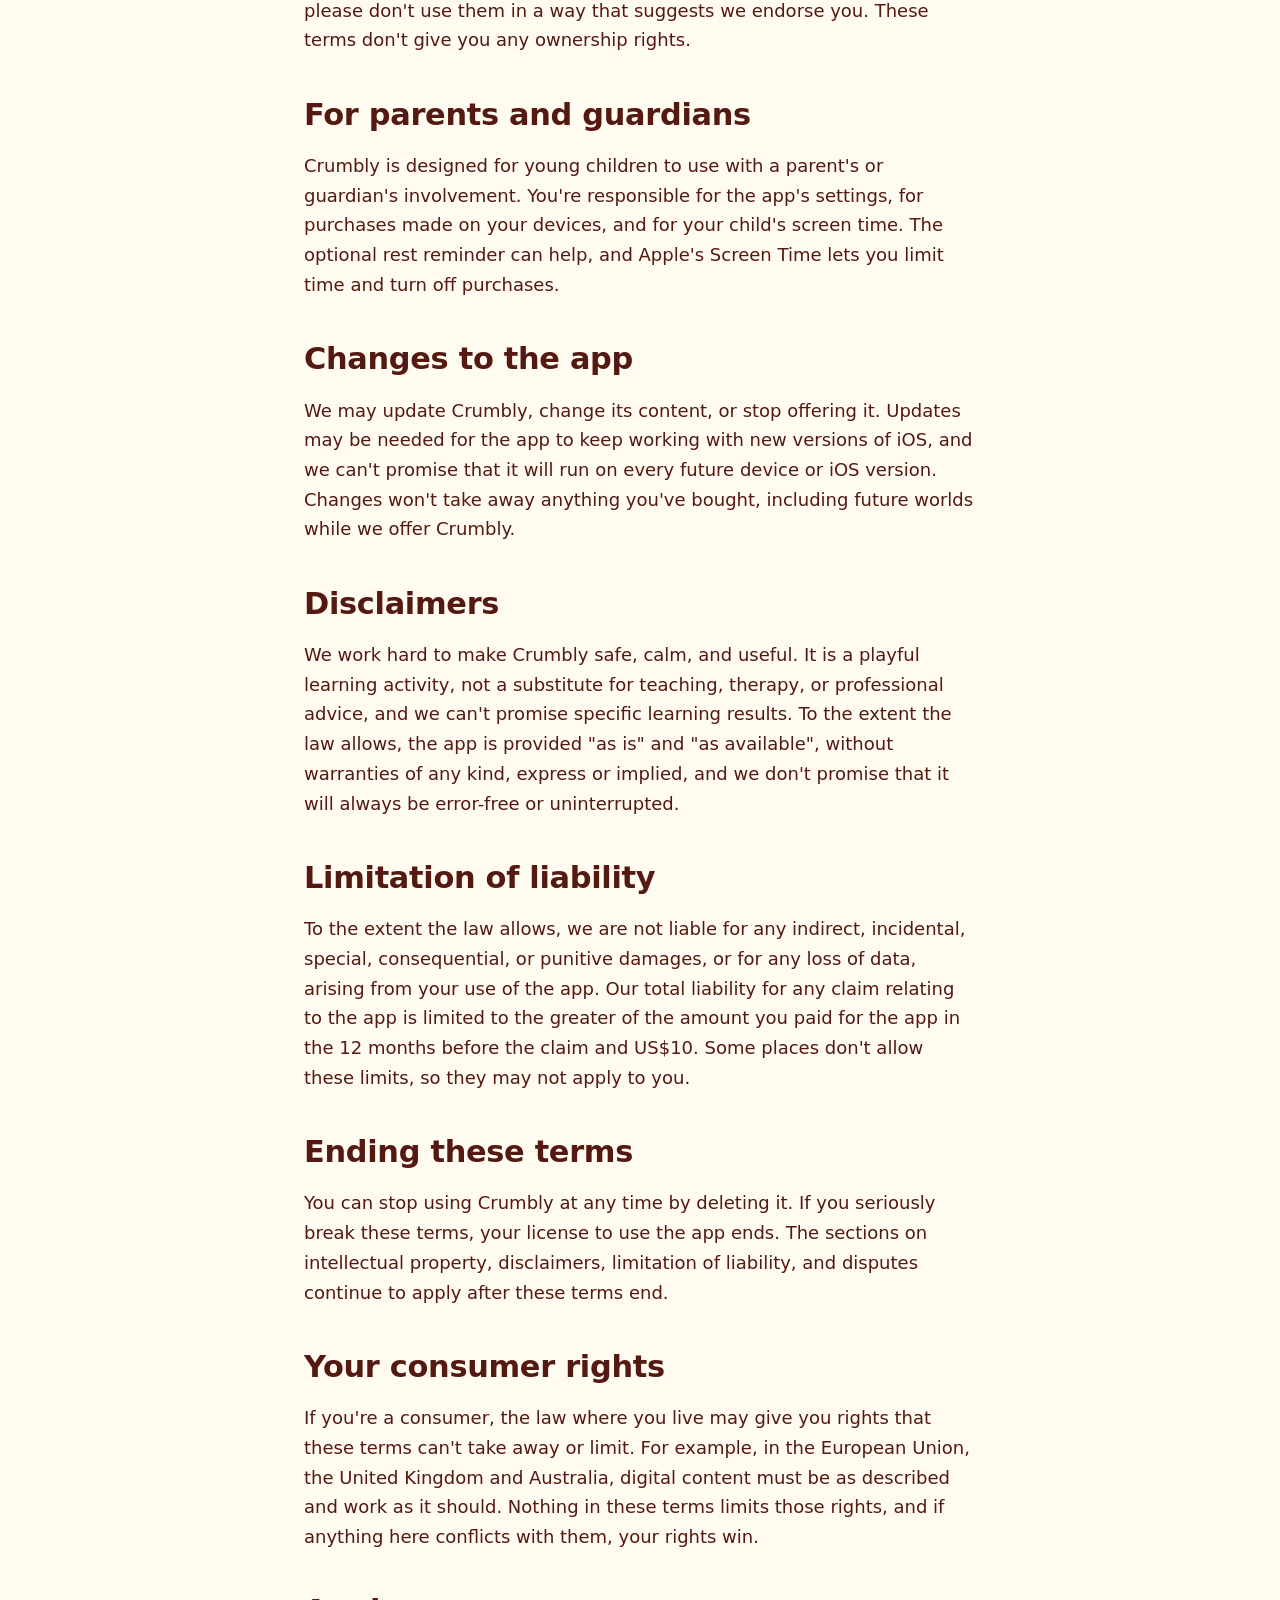
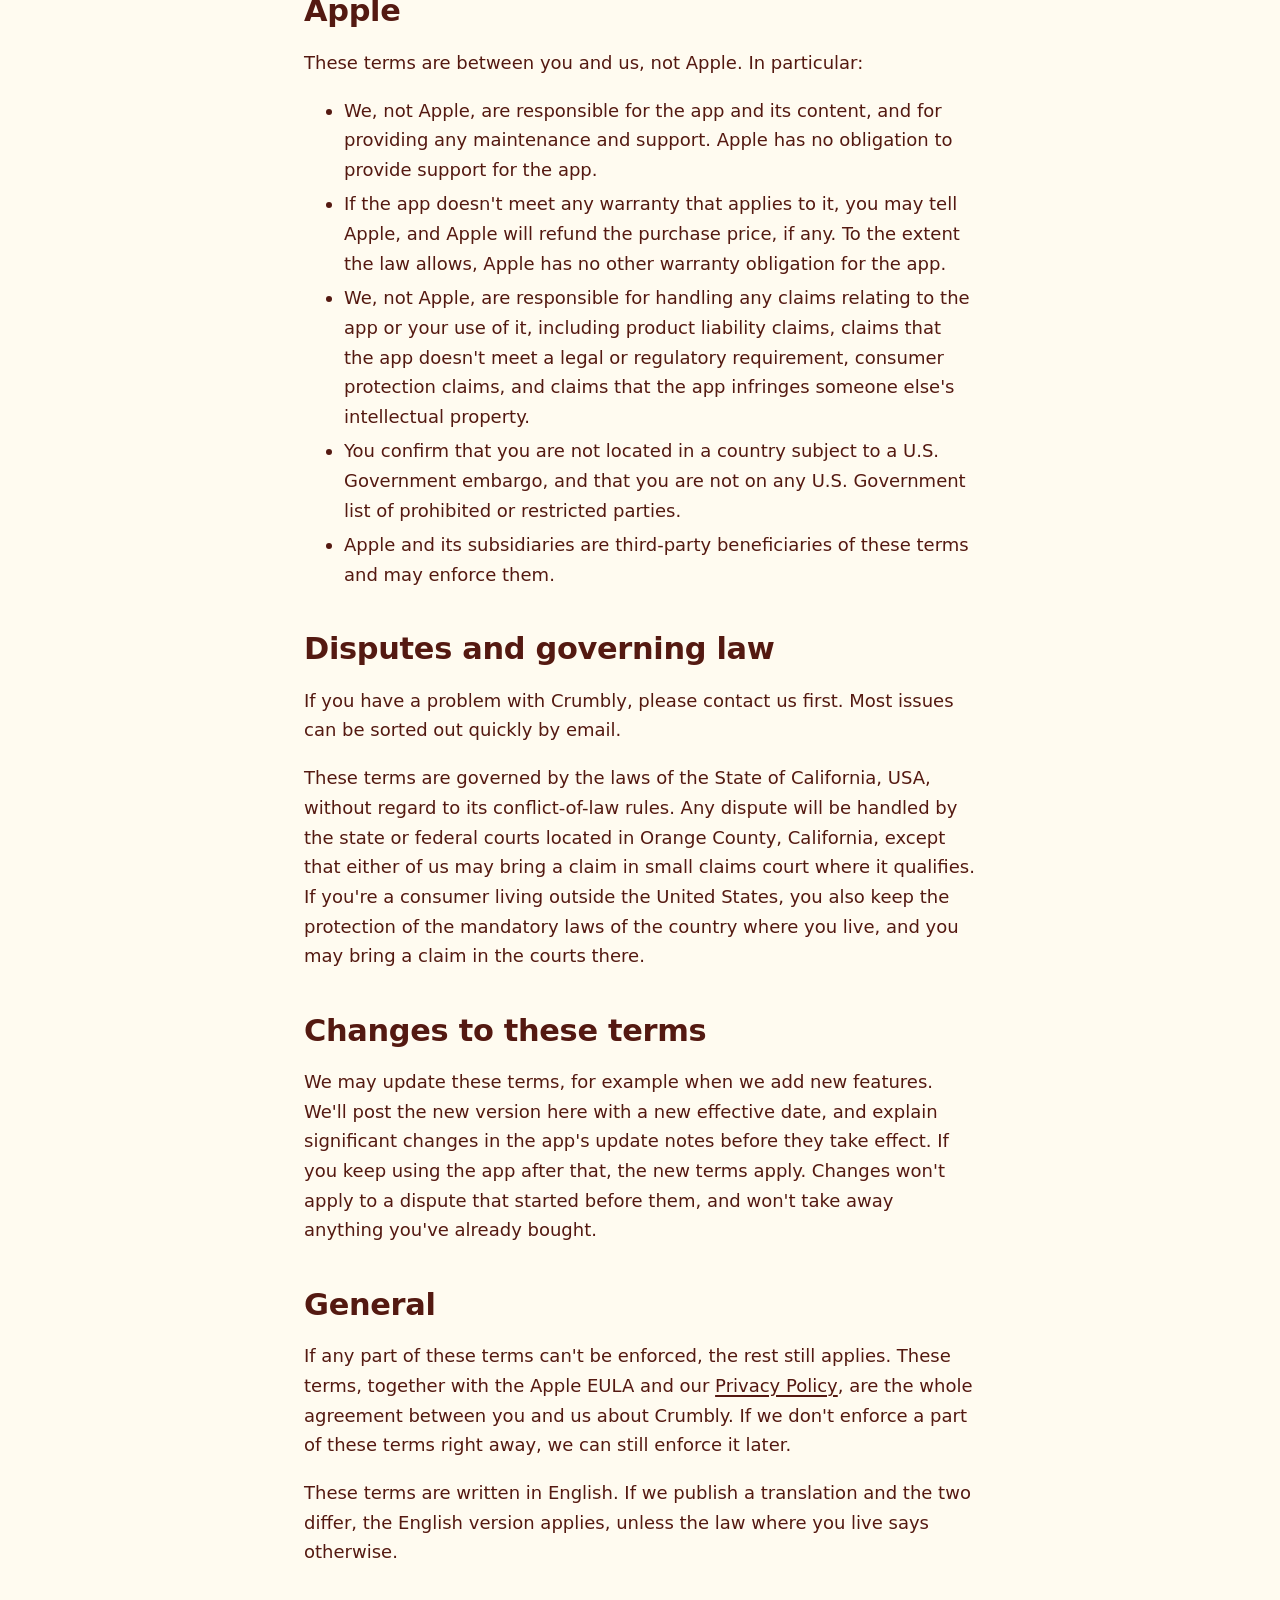
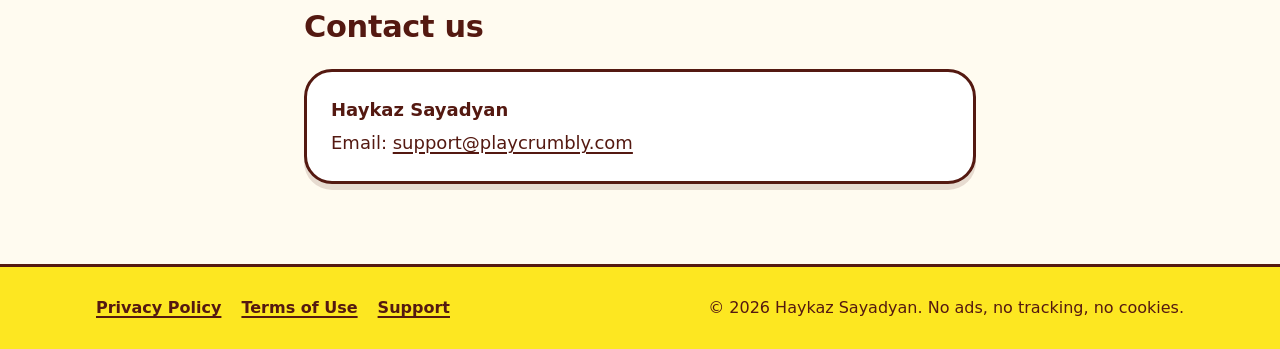
<file: terms.html>
<!doctype html>
<html lang="en">
<head>
  <meta charset="utf-8">
  <meta name="viewport" content="width=device-width, initial-scale=1">
  <title>Terms of Use · Crumbly: Kids ABC &amp; 123</title>
  <meta name="description" content="The terms for using the Crumbly app worldwide: your license, the one-time purchase and free trial through Apple, your consumer rights, and how to reach us.">
  <link rel="canonical" href="https://playcrumbly.com/terms.html">
  <link rel="icon" type="image/png" sizes="32x32" href="assets/favicon-32.png">
  <link rel="apple-touch-icon" sizes="180x180" href="assets/apple-touch-icon.png">
  <meta name="theme-color" content="#FDE721">
  <meta name="apple-itunes-app" content="app-id=6815963108">
  <meta property="og:type" content="website">
  <meta property="og:site_name" content="Crumbly: Kids ABC &amp; 123">
  <meta property="og:title" content="Terms of Use · Crumbly: Kids ABC &amp; 123">
  <meta property="og:description" content="The terms for using the Crumbly app worldwide: your license, the one-time purchase and free trial through Apple, your consumer rights, and how to reach us.">
  <meta property="og:url" content="https://playcrumbly.com/terms.html">
  <meta property="og:image" content="https://playcrumbly.com/assets/og-image.png">
  <meta property="og:image:width" content="1200">
  <meta property="og:image:height" content="630">
  <meta property="og:image:alt" content="A smiling cookie with a bite taken out, next to the words Crumbly, Kids ABC &amp; 123.">
  <meta name="twitter:card" content="summary_large_image">
  <link rel="stylesheet" href="styles.css">
</head>
<body>
  <a class="skip-link" href="#main">Skip to content</a>
  <header class="site-header">
    <div class="wrap">
      <a class="brand" href="index.html">
        <img src="assets/logo.png" alt="" width="48" height="48">
        <span>Crumbly</span>
      </a>
      <nav class="site-nav" aria-label="Main">
        <ul>
        <li><a href="index.html">Home</a></li>
        <li><a href="support.html">Support</a></li>
        <li><a href="privacy.html">Privacy</a></li>
        <li><a href="terms.html" aria-current="page">Terms</a></li>
        </ul>
      </nav>
    </div>
  </header>
  <main id="main" class="page">
    <div class="wrap prose">
      <h1>Terms of Use</h1>
      <p class="meta">Effective date: November 4, 2026</p>

      <p>These terms are an agreement between you and <strong>Haykaz Sayadyan</strong>, an independent
        app developer in California, USA ("we", "us"). They cover
        Crumbly: Kids ABC &amp; 123 ("Crumbly", "the app"). They're written in plain language for parents
        and guardians. By downloading, buying or using the app, you agree to them. If you don't agree,
        please don't use the app.</p>

      <h2>Who these terms are for</h2>
      <p>Crumbly is made for children aged 2 to 7 to play, but these terms are for their parents and
        guardians. You must be an adult (the age of majority where you live) to download the app, make a
        purchase, or agree to these terms. When you let a child use the app, you agree to these terms on
        the child's behalf and are responsible for how the app is used.</p>

      <h2>Apple's standard license</h2>
      <p>Crumbly is licensed to you under Apple's
        <a href="https://www.apple.com/legal/internet-services/itunes/dev/stdeula/">Licensed Application
        End User License Agreement</a> (the "Apple EULA"). These terms add to the Apple EULA. If the two
        ever conflict, the Apple EULA wins.</p>

      <h2>Where Crumbly is available</h2>
      <p>Crumbly is offered on the App Store worldwide, in every country and region where Apple makes it
        available. The app is in English for now. The App Store sets the price in your local currency
        and adds any taxes that apply where you live.</p>

      <h2>Your license</h2>
      <p>We give you a personal, non-exclusive, non-transferable license to use Crumbly on Apple devices
        you own or control, as allowed by the App Store's usage rules, for your family's personal,
        non-commercial use.</p>

      <h2>No accounts</h2>
      <p>Crumbly has no accounts or sign-in. Child profiles, progress and stickers are kept only on your
        device, as explained in our <a href="privacy.html">Privacy Policy</a>. Because we never have a
        copy, we can't restore them if they are deleted or the device is lost, except as part of your own
        device backup.</p>

      <h2>Purchases and the free trial</h2>
      <p>Crumbly is free to download and play, with a taste of everything. There are no subscriptions
        and nothing renews.</p>
      <ul>
        <li><strong>Full Bakery.</strong> An optional one-time purchase (US$1.99, or the App Store's
          price in your currency) unlocks everything in Crumbly: all customers, treats, toppings, icings
          and stickers, every level of every learning layer, letter tracing, birthday parties, and
          "I learned it!" stickers.</li>
        <li><strong>Future worlds included.</strong> The Full Bakery also includes every new world, scene,
          character and learning layer we add to Crumbly in later updates, at no extra cost, for as long
          as we offer Crumbly on the App Store. It covers content inside Crumbly, not separate apps.</li>
        <li><strong>Free trial.</strong> A parent can start a free 7-day trial of everything from the
          grown-ups area. The trial costs nothing and never turns into a charge or a subscription. When
          it ends, play goes back to the free version and all progress is kept. Each Apple Account can
          take the trial once.</li>
        <li><strong>Family Sharing.</strong> The Full Bakery can be shared with your family group through
          Apple's Family Sharing.</li>
        <li><strong>Payments and refunds.</strong> Purchases are made and processed by Apple, which
          handles payments and refunds under its own terms and your local law. We never receive your
          payment details. For a refund, use Apple's
          <a href="https://reportaproblem.apple.com/">Report a Problem</a> page.</li>
        <li><strong>Restoring.</strong> A purchase can be restored on your devices from the app's
          grown-ups area, using the same Apple Account.</li>
      </ul>

      <h2>Ads and third-party services</h2>
      <p>Crumbly has no ads. Apart from Apple's App Store, which handles purchases and the free trial,
        the app uses no third-party services.</p>

      <h2>How Crumbly's content was made</h2>
      <p>Crumbly doesn't use artificial intelligence while your child plays: nothing is generated in the
        app, and nothing is sent to an AI service. Some of the app's artwork and the characters' voices
        were made with the help of AI tools before release, then chosen and put together by us. The
        voices were designed for Crumbly and aren't copies of any real person's voice.</p>
      <p>We try hard to make every letter, sound, number and word correct. If you spot a mistake, please
        tell us and we'll fix it.</p>

      <h2>Acceptable use</h2>
      <p>Please don't copy, modify, sell, or redistribute the app or its content; don't try to reverse
        engineer it except where the law allows; and don't use it for anything unlawful.</p>

      <h2>Intellectual property</h2>
      <p>Crumbly, including its code, design, text, characters, artwork, sounds and voices, and the way
        they are selected and arranged, is owned by us or our licensors and is protected by law to the
        extent those rights exist. Some parts, such as the Andika font, are used under their own open
        licenses. The name "Crumbly" and the cookie logo identify our app; please don't use them in a way
        that suggests we endorse you. These terms don't give you any ownership rights.</p>

      <h2>For parents and guardians</h2>
      <p>Crumbly is designed for young children to use with a parent's or guardian's involvement.
        You're responsible for the app's settings, for purchases made on your devices, and for your
        child's screen time. The optional rest reminder can help, and Apple's Screen Time lets you limit
        time and turn off purchases.</p>

      <h2>Changes to the app</h2>
      <p>We may update Crumbly, change its content, or stop offering it. Updates may be needed for the
        app to keep working with new versions of iOS, and we can't promise that it will run on every
        future device or iOS version. Changes won't take away anything you've bought, including future
        worlds while we offer Crumbly.</p>

      <h2>Disclaimers</h2>
      <p>We work hard to make Crumbly safe, calm, and useful. It is a playful learning activity, not a
        substitute for teaching, therapy, or professional advice, and we can't promise specific
        learning results. To the extent the law allows, the app is provided "as is" and "as
        available", without warranties of any kind, express or implied, and we don't promise that it
        will always be error-free or uninterrupted.</p>

      <h2>Limitation of liability</h2>
      <p>To the extent the law allows, we are not liable for any indirect, incidental, special,
        consequential, or punitive damages, or for any loss of data, arising from your use of the app.
        Our total liability for any claim relating to the app is limited to the greater of the amount
        you paid for the app in the 12 months before the claim and US$10. Some places don't allow these
        limits, so they may not apply to you.</p>

      <h2>Ending these terms</h2>
      <p>You can stop using Crumbly at any time by deleting it. If you seriously break these terms, your
        license to use the app ends. The sections on intellectual property, disclaimers, limitation of
        liability, and disputes continue to apply after these terms end.</p>

      <h2>Your consumer rights</h2>
      <p>If you're a consumer, the law where you live may give you rights that these terms can't take
        away or limit. For example, in the European Union, the United Kingdom and Australia, digital
        content must be as described and work as it should. Nothing in these terms limits those rights,
        and if anything here conflicts with them, your rights win.</p>

      <h2>Apple</h2>
      <p>These terms are between you and us, not Apple. In particular:</p>
      <ul>
        <li>We, not Apple, are responsible for the app and its content, and for providing any
          maintenance and support. Apple has no obligation to provide support for the app.</li>
        <li>If the app doesn't meet any warranty that applies to it, you may tell Apple, and Apple will
          refund the purchase price, if any. To the extent the law allows, Apple has no other warranty
          obligation for the app.</li>
        <li>We, not Apple, are responsible for handling any claims relating to the app or your use of it,
          including product liability claims, claims that the app doesn't meet a legal or regulatory
          requirement, consumer protection claims, and claims that the app infringes someone else's
          intellectual property.</li>
        <li>You confirm that you are not located in a country subject to a U.S. Government embargo, and
          that you are not on any U.S. Government list of prohibited or restricted parties.</li>
        <li>Apple and its subsidiaries are third-party beneficiaries of these terms and may enforce
          them.</li>
      </ul>

      <h2>Disputes and governing law</h2>
      <p>If you have a problem with Crumbly, please contact us first. Most issues can be sorted out
        quickly by email.</p>
      <p>These terms are governed by the laws of the State of California, USA, without regard to its
        conflict-of-law rules. Any dispute will be handled by the state or federal courts located in
        Orange County, California, except that either of us may bring a claim in small claims court where
        it qualifies. If you're a consumer living outside the United States, you also keep the protection
        of the mandatory laws of the country where you live, and you may bring a claim in the courts
        there.</p>

      <h2>Changes to these terms</h2>
      <p>We may update these terms, for example when we add new features. We'll post the new version
        here with a new effective date, and explain significant changes in the app's update notes before
        they take effect. If you keep using the app after that, the new terms apply. Changes won't apply
        to a dispute that started before them, and won't take away anything you've already bought.</p>

      <h2>General</h2>
      <p>If any part of these terms can't be enforced, the rest still applies. These terms, together with
        the Apple EULA and our <a href="privacy.html">Privacy Policy</a>, are the whole agreement between
        you and us about Crumbly. If we don't enforce a part of these terms right away, we can still
        enforce it later.</p>
      <p>These terms are written in English. If we publish a translation and the two differ, the English
        version applies, unless the law where you live says otherwise.</p>

      <h2>Contact us</h2>
      <div class="contact-card">
        <p><strong>Haykaz Sayadyan</strong></p>
        <p>Email: <a href="mailto:support@playcrumbly.com">support@playcrumbly.com</a></p>
      </div>
    </div>
  </main>
  <footer class="site-footer">
    <div class="wrap">
      <nav aria-label="Footer">
        <ul>
          <li><a href="privacy.html">Privacy Policy</a></li>
          <li><a href="terms.html">Terms of Use</a></li>
          <li><a href="support.html">Support</a></li>
        </ul>
      </nav>
      <p>&copy; 2026 Haykaz Sayadyan. No ads, no tracking, no cookies.</p>
    </div>
  </footer>
</body>
</html>
</file>
<file: styles.css>
/*
  Crumbly website styles. No frameworks, no web fonts, no tracking.

  Brand colors (from the app icon). Adjust the exact values here; everything
  else is derived from them. Contrast (WCAG AA): brown text passes on white,
  yellow and cookie; never use cookie or yellow as text on a light background.
*/
:root {
  --brand-yellow: #FDE721;
  --brand-cookie: #EFB251;
  --brand-brown: #541911;

  /* Neutrals derived from the brand brown. */
  --paper: #FFFBF0;
  --ink: var(--brand-brown);
  --ink-soft: color-mix(in srgb, var(--brand-brown) 82%, white);
  --line: color-mix(in srgb, var(--brand-brown) 14%, transparent);

  --radius-lg: 28px;
  --radius-md: 18px;
  --shadow: 0 6px 0 var(--line);
  --page-width: 68rem;
  --text-width: 42rem;

  /* Rounded where the system has it (Apple devices), clean sans-serif elsewhere. */
  --font: ui-rounded, "SF Pro Rounded", system-ui, -apple-system, "Segoe UI", Roboto,
    "Helvetica Neue", Arial, sans-serif;
}

*,
*::before,
*::after {
  box-sizing: border-box;
}

html {
  -webkit-text-size-adjust: 100%;
}

body {
  margin: 0;
  background: var(--paper);
  color: var(--ink);
  font-family: var(--font);
  font-size: 1.125rem;
  line-height: 1.65;
}

img {
  max-width: 100%;
  height: auto;
}

a {
  color: var(--ink);
  text-decoration-thickness: 2px;
  text-underline-offset: 3px;
}

a:hover {
  text-decoration-thickness: 3px;
}

:focus-visible {
  outline: 4px solid var(--ink);
  outline-offset: 3px;
  border-radius: 6px;
}

h1,
h2,
h3 {
  line-height: 1.2;
  letter-spacing: -0.01em;
}

h1 {
  font-size: clamp(2.2rem, 6vw, 3.4rem);
  margin: 0 0 0.4rem;
}

h2 {
  font-size: clamp(1.5rem, 3.5vw, 1.9rem);
  margin: 2.6rem 0 0.8rem;
}

h3 {
  font-size: 1.25rem;
  margin: 1.8rem 0 0.4rem;
}

/* Skip link: hidden until focused with the keyboard. */
.skip-link {
  position: absolute;
  left: 1rem;
  top: -4rem;
  z-index: 10;
  padding: 0.6rem 1rem;
  background: var(--ink);
  color: var(--paper);
  border-radius: var(--radius-md);
  font-weight: 700;
}

.skip-link:focus {
  top: 1rem;
}

.wrap {
  width: min(100% - 2.5rem, var(--page-width));
  margin-inline: auto;
}

/* Header */

.site-header {
  background: var(--brand-yellow);
  border-bottom: 3px solid var(--ink);
}

.site-header .wrap {
  display: flex;
  flex-wrap: wrap;
  align-items: center;
  justify-content: space-between;
  gap: 0.75rem 1.5rem;
  padding-block: 0.9rem;
}

.brand {
  display: inline-flex;
  align-items: center;
  gap: 0.75rem;
  font-size: 1.4rem;
  font-weight: 800;
  text-decoration: none;
}

.brand img {
  width: 48px;
  height: 48px;
  border-radius: 12px;
  border: 2px solid var(--ink);
}

.site-nav ul {
  display: flex;
  flex-wrap: wrap;
  gap: 0.25rem 0.5rem;
  margin: 0;
  padding: 0;
  list-style: none;
}

.site-nav a {
  display: inline-block;
  padding: 0.35rem 0.85rem;
  border-radius: 999px;
  font-weight: 700;
  text-decoration: none;
}

.site-nav a:hover,
.site-nav a[aria-current="page"] {
  background: var(--paper);
  box-shadow: inset 0 0 0 2px var(--ink);
}

/* Landing page */

.hero {
  background: var(--brand-yellow);
  padding-block: 3rem 3.5rem;
  text-align: center;
}

.hero-icon {
  width: 160px;
  height: 160px;
  border-radius: 36px;
  border: 3px solid var(--ink);
  box-shadow: var(--shadow);
}

.hero .subtitle {
  margin: 0 0 1rem;
  font-size: clamp(1.2rem, 3vw, 1.5rem);
  font-weight: 700;
}

.hero .lead {
  max-width: var(--text-width);
  margin: 0 auto 2rem;
  font-size: 1.2rem;
}

.store-button {
  display: inline-flex;
  flex-direction: column;
  align-items: center;
  min-width: 15rem;
  padding: 0.8rem 1.8rem;
  border-radius: var(--radius-md);
  background: var(--ink);
  color: var(--paper);
  font-weight: 800;
  font-size: 1.25rem;
  line-height: 1.2;
  text-decoration: none;
  box-shadow: 0 5px 0 color-mix(in srgb, var(--brand-brown) 60%, black);
}

.store-button small {
  font-size: 0.8rem;
  font-weight: 600;
}

.store-button:hover {
  transform: translateY(1px);
  box-shadow: 0 4px 0 color-mix(in srgb, var(--brand-brown) 60%, black);
}

.hero .fine-print {
  margin: 1.2rem 0 0;
  font-size: 1rem;
}

.features {
  display: grid;
  grid-template-columns: repeat(auto-fit, minmax(min(17rem, 100%), 1fr));
  gap: 1.25rem;
  margin: 3rem 0;
  padding: 0;
  list-style: none;
}

.feature {
  padding: 1.5rem;
  border: 3px solid var(--ink);
  border-radius: var(--radius-lg);
  background: white;
  box-shadow: var(--shadow);
}

.feature .badge {
  display: inline-grid;
  place-items: center;
  width: 3.2rem;
  height: 3.2rem;
  margin-bottom: 0.6rem;
  border-radius: 50%;
  background: var(--brand-cookie);
  border: 2px solid var(--ink);
  font-weight: 800;
  font-size: 1.05rem;
}

.feature .badge-symbol {
  font-size: 1.7rem;
  line-height: 1;
}

.feature h2 {
  margin: 0 0 0.4rem;
  font-size: 1.35rem;
}

.feature p {
  margin: 0;
}

/* A row of the bakery's customers in the hero. */
.cast {
  display: flex;
  flex-wrap: wrap;
  justify-content: center;
  gap: 0.25rem clamp(0.3rem, 1.5vw, 0.75rem);
  margin: 0 auto 2rem;
  padding: 0;
  list-style: none;
}

.cast img {
  display: block;
  width: clamp(44px, 12.5vw, 100px);
  height: auto;
}

/* The Colors badge: the three icings that mix into every other color. */
.feature .badge-colors {
  background: conic-gradient(#F25C54 0 33.3%, #FFC93C 0 66.6%, #4DA8DA 0);
}

/* Screenshots */

.gallery {
  margin: 0 0 3rem;
}

.gallery h2 {
  margin-top: 0;
}

.shots {
  display: grid;
  grid-template-columns: repeat(auto-fit, minmax(min(17rem, 100%), 1fr));
  gap: 1.25rem;
}

.shots figure {
  margin: 0;
}

.shots img {
  display: block;
  width: 100%;
  border: 3px solid var(--ink);
  border-radius: var(--radius-md);
  box-shadow: var(--shadow);
}

.shots figcaption {
  margin-top: 0.6rem;
  font-size: 1rem;
  font-weight: 700;
}

/* Free and Full Bakery */

.plans-section {
  margin: 0 0 3rem;
}

.plans-section h2 {
  margin-top: 0;
}

.plans {
  display: grid;
  grid-template-columns: repeat(auto-fit, minmax(min(17rem, 100%), 1fr));
  gap: 1.25rem;
  align-items: start;
}

.plan {
  padding: 1.5rem;
  border: 3px solid var(--ink);
  border-radius: var(--radius-lg);
  background: white;
  box-shadow: var(--shadow);
}

.plan-full {
  background: var(--brand-yellow);
}

.plan h3 {
  margin: 0 0 0.4rem;
  font-size: 1.45rem;
}

.plan .price {
  margin: 0 0 0.6rem;
  font-weight: 700;
}

.plan ul {
  margin: 0;
  padding-left: 1.3rem;
}

.plan li + li {
  margin-top: 0.3rem;
}

.plans-note {
  max-width: var(--text-width);
  margin: 1.25rem 0 0;
}

.promise {
  margin: 0 0 3rem;
  padding: 1.5rem 1.75rem;
  border-radius: var(--radius-lg);
  background: var(--brand-cookie);
  border: 3px solid var(--ink);
}

.promise h2 {
  margin-top: 0;
}

.promise ul {
  margin: 0;
  padding-left: 1.3rem;
}

/* Text pages (privacy, terms, support) */

.page {
  padding-block: 2.5rem 3.5rem;
}

.prose {
  max-width: var(--text-width);
}

.prose .meta {
  margin: 0 0 1.5rem;
  color: var(--ink-soft);
}

.summary {
  margin: 1.5rem 0 2rem;
  padding: 1.25rem 1.5rem;
  border-radius: var(--radius-lg);
  background: var(--brand-yellow);
  border: 3px solid var(--ink);
}

.summary h2 {
  margin-top: 0;
  font-size: 1.35rem;
}

.summary ul {
  margin: 0;
  padding-left: 1.3rem;
}

.prose li + li {
  margin-top: 0.3rem;
}

.contact-card {
  margin: 1.5rem 0;
  padding: 1.25rem 1.5rem;
  border-radius: var(--radius-lg);
  background: white;
  border: 3px solid var(--ink);
  box-shadow: var(--shadow);
}

.contact-card p {
  margin: 0.2rem 0;
}

.faq details {
  margin: 0.75rem 0;
  border: 3px solid var(--ink);
  border-radius: var(--radius-md);
  background: white;
}

.faq summary {
  padding: 0.9rem 1.2rem;
  font-weight: 700;
  cursor: pointer;
}

.faq details[open] summary {
  border-bottom: 2px solid var(--line);
}

.faq details > div {
  padding: 0.4rem 1.2rem 1rem;
}

/* Not-found page */

.not-found {
  padding-block: 4rem;
  text-align: center;
}

.not-found img {
  width: 140px;
  border-radius: 32px;
  border: 3px solid var(--ink);
}

/* Footer */

.site-footer {
  border-top: 3px solid var(--ink);
  background: var(--brand-yellow);
  padding-block: 1.75rem;
  font-size: 1rem;
}

.site-footer .wrap {
  display: flex;
  flex-wrap: wrap;
  gap: 0.75rem 2rem;
  align-items: center;
  justify-content: space-between;
}

.site-footer ul {
  display: flex;
  flex-wrap: wrap;
  gap: 0.25rem 1.25rem;
  margin: 0;
  padding: 0;
  list-style: none;
}

.site-footer a {
  font-weight: 700;
}

.site-footer p {
  margin: 0;
}

/* Small phones: keep all four nav links on one line. */
@media (max-width: 30rem) {
  .site-nav ul {
    gap: 0.25rem;
  }

  .site-nav a {
    padding: 0.35rem 0.6rem;
  }
}

@media (prefers-reduced-motion: no-preference) {
  .store-button,
  .site-nav a {
    transition: transform 0.12s ease, box-shadow 0.12s ease, background-color 0.12s ease;
  }
}

@media print {
  .site-header,
  .site-footer,
  .skip-link {
    display: none;
  }
}
</file>
